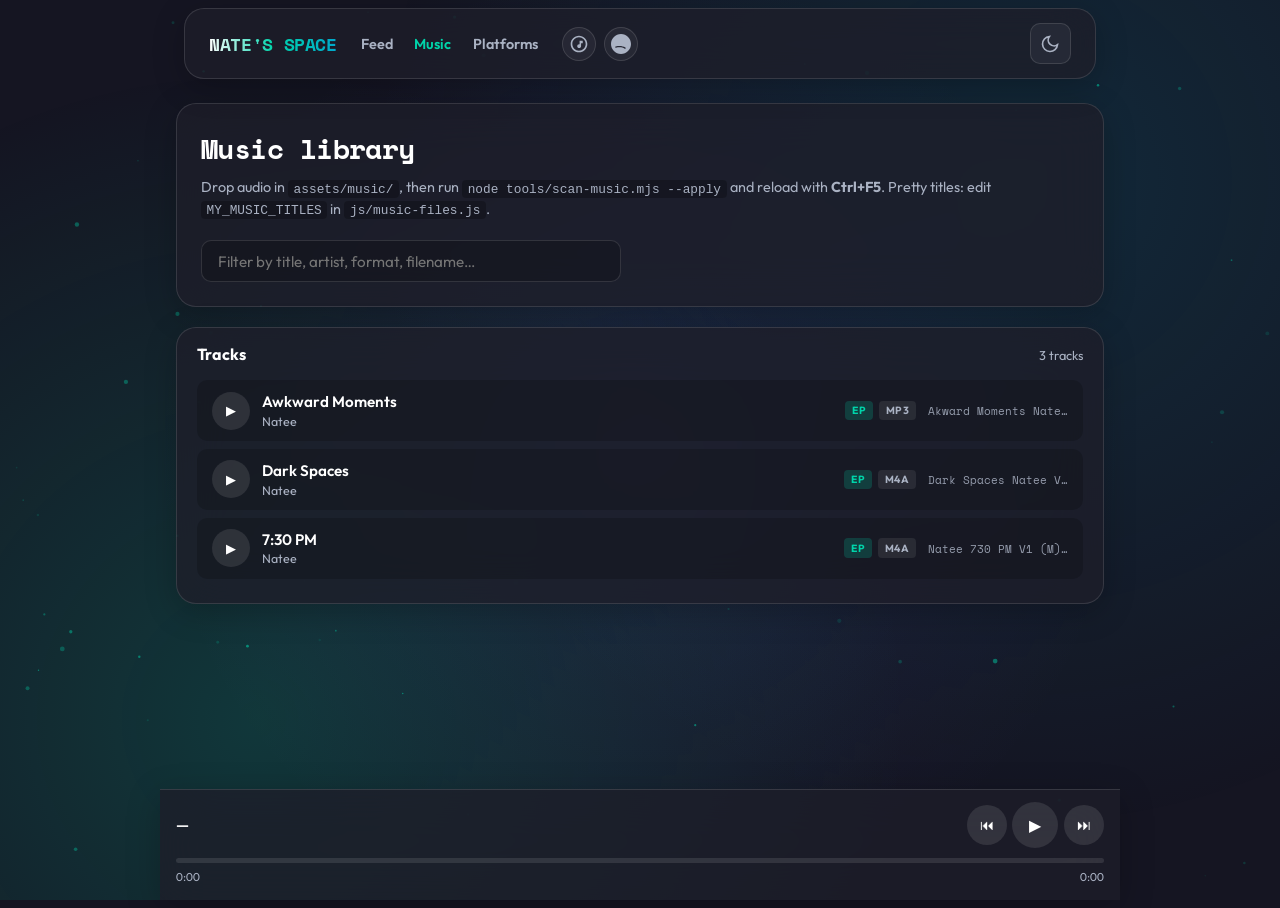
<file: music.html>
<!DOCTYPE html>
<html lang="en">

<head>
    <meta charset="UTF-8">
    <meta name="viewport" content="width=device-width, initial-scale=1.0, viewport-fit=cover">
    <title>Music Library — Nate's Space</title>
    <meta name="description" content="Full catalog of tracks from the studio.">
    <link rel="preconnect" href="https://fonts.googleapis.com">
    <link rel="preconnect" href="https://fonts.gstatic.com" crossorigin>
    <link
        href="https://fonts.googleapis.com/css2?family=Outfit:wght@300;400;600;700&family=Space+Mono:wght@400;700&display=swap"
        rel="stylesheet">
    <link rel="stylesheet" href="styles.css?v=130">
</head>

<body class="music-page-body">
    <canvas id="particleCanvas"></canvas>
    <div class="music-page-shell">
        <nav class="top-nav glass-panel music-top-nav">
            <div class="nav-left-group">
                <a href="index.html" class="logo music-logo-link" title="Back to feed">NATE'S SPACE</a>
                <div class="nav-page-links">
                    <a href="index.html" class="nav-text-link">Feed</a>
                    <span class="nav-text-link nav-text-current" aria-current="page">Music</span>
                    <a href="platforms.html" class="nav-text-link">Platforms</a>
                </div>
                <div class="nav-socials">
                    <a href="https://music.apple.com/us/artist/natee/1810779697" target="_blank"
                        class="nav-btn social-link apple" title="Apple Music">
                        <svg class="icon" viewBox="0 0 24 24" fill="currentColor">
                            <path
                                d="M12 2C6.48 2 2 6.48 2 12s4.48 10 10 10 10-4.48 10-10S17.52 2 12 2zm0 18c-4.41 0-8-3.59-8-8s3.59-8 8-8 8 3.59 8 8-3.59 8-8 8zm4.5-9h-2v3.59c0 1.28-1.04 2.32-2.32 2.32-1.28 0-2.32-1.04-2.32-2.32 0-1.28 1.04-2.32 2.32-2.32.17 0 .34.02.5.06V8h3.82v1z" />
                        </svg>
                    </a>
                    <a href="https://open.spotify.com/artist/3quza30cJ2cYJm2auOIv85" target="_blank"
                        class="nav-btn social-link spotify" title="Spotify">
                        <svg class="icon" viewBox="0 0 24 24" fill="currentColor">
                            <path
                                d="M12 0C5.4 0 0 5.4 0 12s5.4 12 12 12 12-5.4 12-12S18.66 0 12 0zm5.521 17.34c-.24.359-.66.48-1.021.24-2.82-1.74-6.36-2.101-10.561-1.141-.418.122-.779-.179-.899-.539-.12-.421.18-.78.54-.9 4.56-1.021 8.52-.6 11.64 1.32.42.18.479.659.301 1.02z" />
                        </svg>
                    </a>
                </div>
            </div>
            <div class="nav-controls">
                <button class="nav-btn" id="themeToggle" title="Switch Theme">
                    <svg class="icon" viewBox="0 0 24 24" fill="none" stroke="currentColor" stroke-width="2">
                        <path d="M21 12.79A9 9 0 1 1 11.21 3 7 7 0 0 0 21 12.79z"></path>
                    </svg>
                </button>
            </div>
        </nav>

        <main class="music-main">
            <header class="glass-panel music-library-header">
                <div class="music-library-intro">
                    <h1 class="music-library-title">Music library</h1>
                    <p class="music-library-sub">
                        Drop audio in <code>assets/music/</code>, then run
                        <code>node tools/scan-music.mjs --apply</code> and reload with <strong>Ctrl+F5</strong>.
                        Pretty titles: edit <code>MY_MUSIC_TITLES</code> in <code>js/music-files.js</code>.
                    </p>
                </div>
                <label class="music-search-wrap">
                    <span class="visually-hidden">Filter tracks</span>
                    <input type="search" id="musicSearch" class="music-search-input" placeholder="Filter by title, artist, format, filename…" autocomplete="off">
                </label>
            </header>

            <section class="glass-panel music-library-panel" aria-labelledby="musicLibHeading">
                <div class="music-library-toolbar">
                    <h2 id="musicLibHeading" class="music-lib-heading">Tracks</h2>
                    <span class="music-count" id="musicCount">0 tracks</span>
                </div>
                <div class="music-library-list" id="musicLibraryList"></div>
                <p class="music-empty-hint" id="musicEmptyState" hidden>No tracks match your filter.</p>
            </section>
        </main>

        <div class="music-dock glass-panel" id="musicDock">
            <audio id="libraryAudio" preload="metadata"></audio>
            <div class="music-dock-row">
                <div class="music-dock-info">
                    <span class="music-dock-title" id="dockTitle">—</span>
                    <span class="music-dock-artist" id="dockArtist"></span>
                </div>
                <div class="music-dock-controls">
                    <button type="button" class="music-dock-btn" id="dockPrev" title="Previous">⏮</button>
                    <button type="button" class="music-dock-btn music-dock-play" id="dockPlay" title="Play">▶</button>
                    <button type="button" class="music-dock-btn" id="dockNext" title="Next">⏭</button>
                </div>
                <a class="music-dock-download" id="dockDownload" href="#" download title="Download file" hidden>⬇</a>
            </div>
            <div class="music-dock-progress-wrap">
                <div class="music-dock-progress" id="dockProgressBar">
                    <div class="music-dock-progress-fill" id="dockProgressFill"></div>
                </div>
                <div class="music-dock-times">
                    <span id="dockCur">0:00</span>
                    <span id="dockDur">0:00</span>
                </div>
            </div>
        </div>
    </div>

    <script src="js/music-files.js?v=130"></script>
    <script src="js/theme-layout.js?v=130"></script>
    <script src="js/particles.js?v=130"></script>
    <script src="js/music-page.js?v=130"></script>
</body>

</html>
</file>
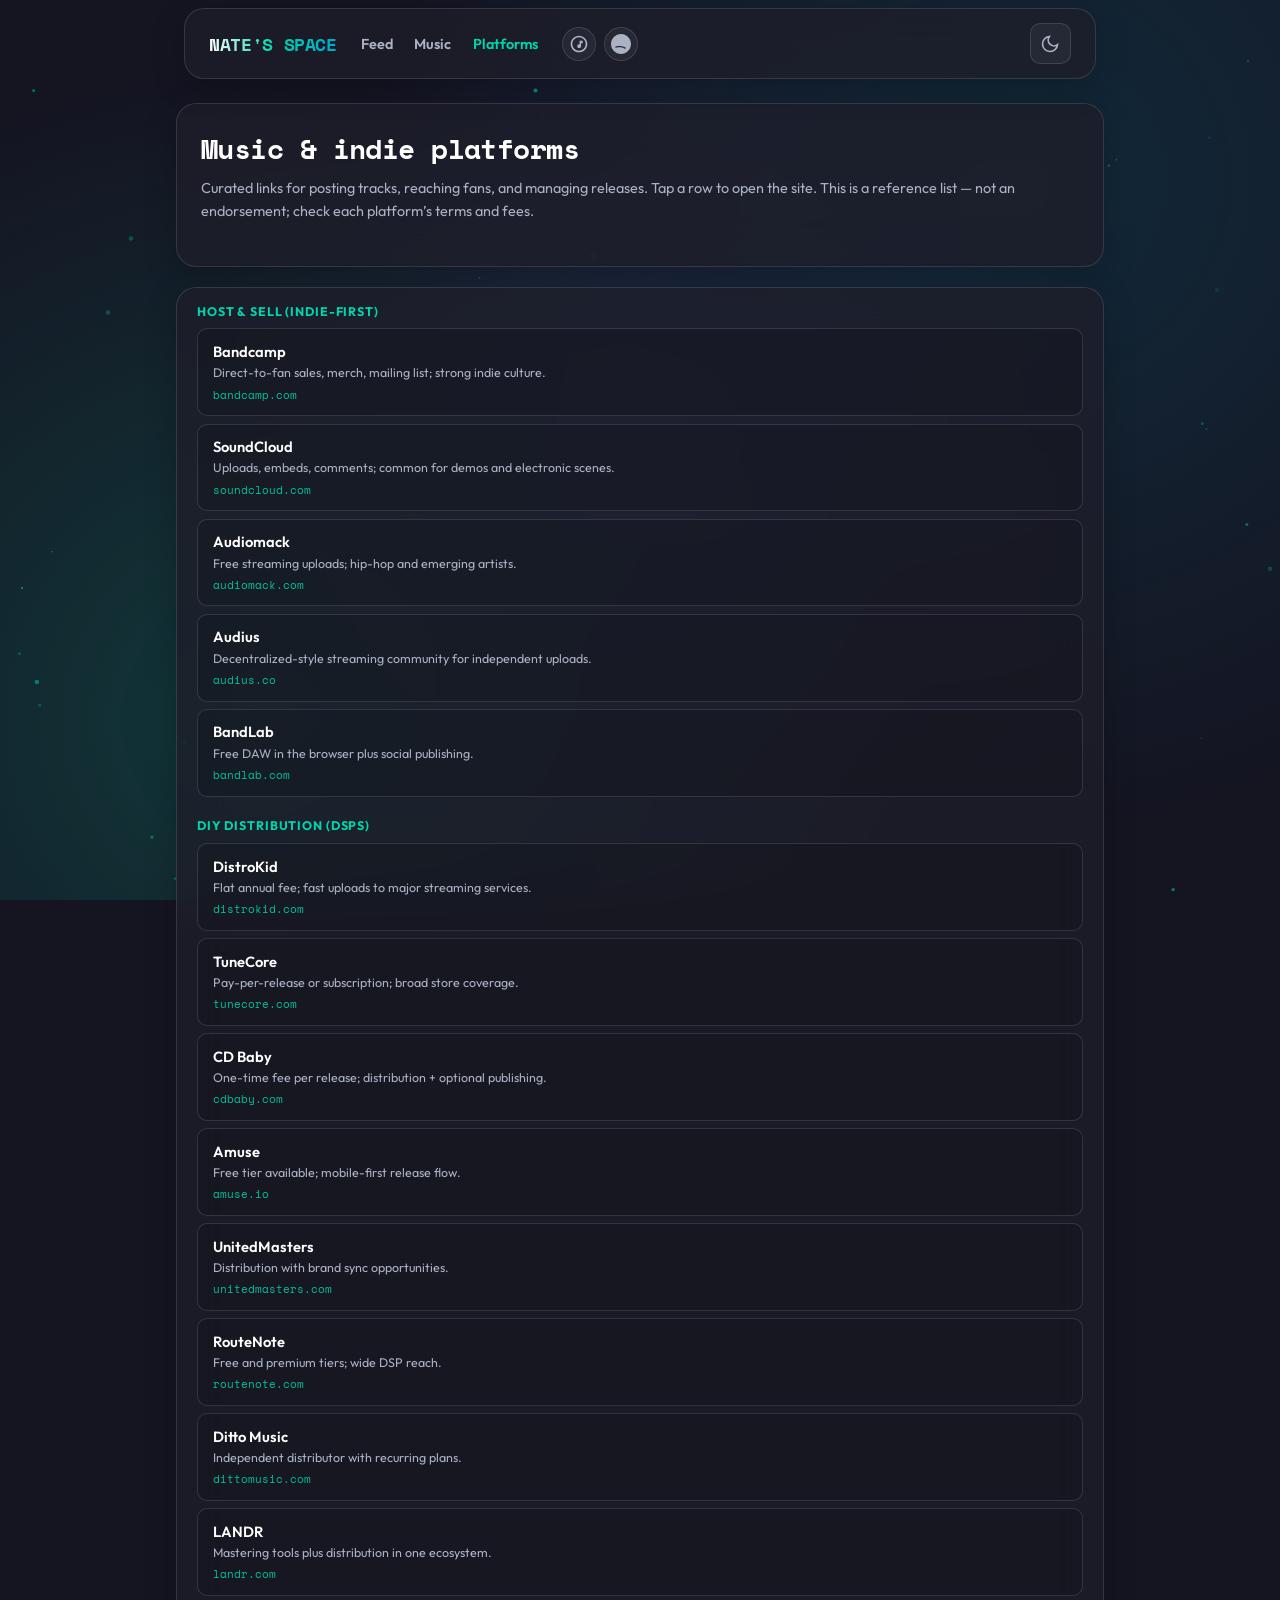
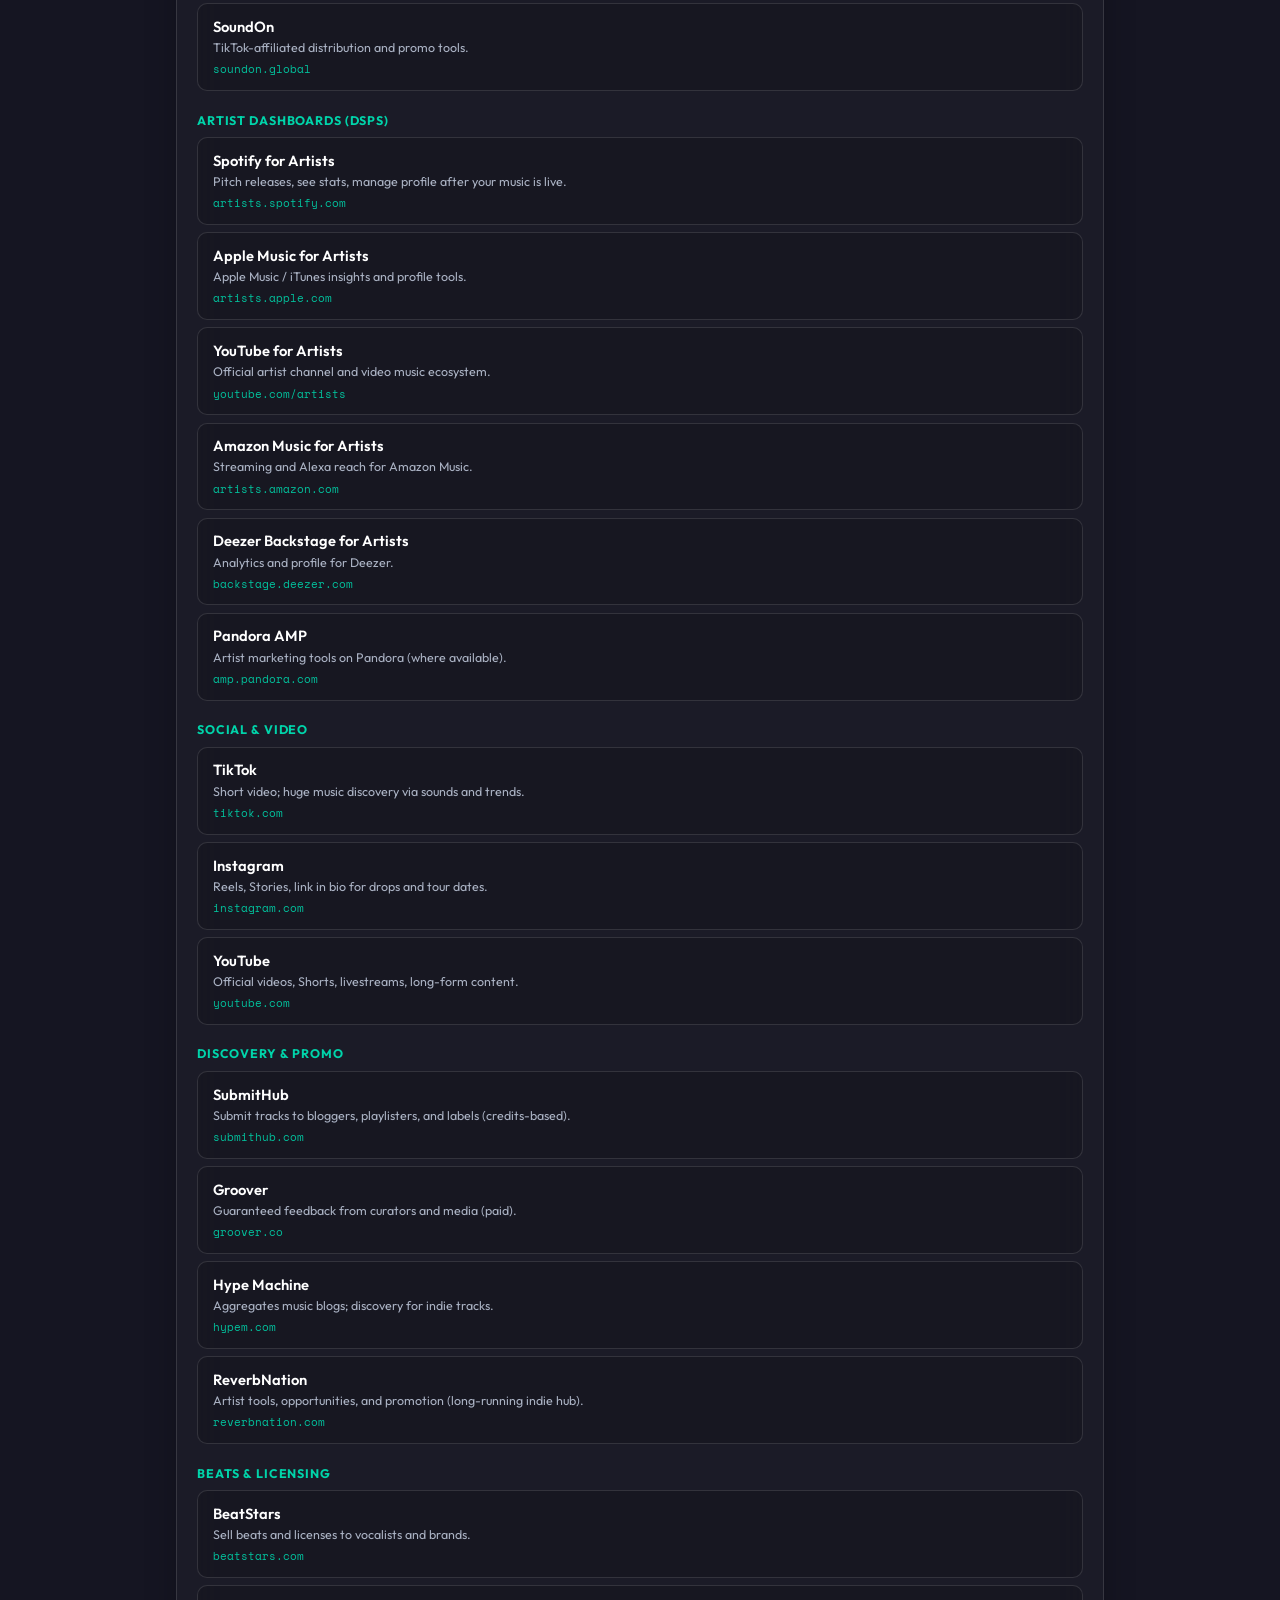
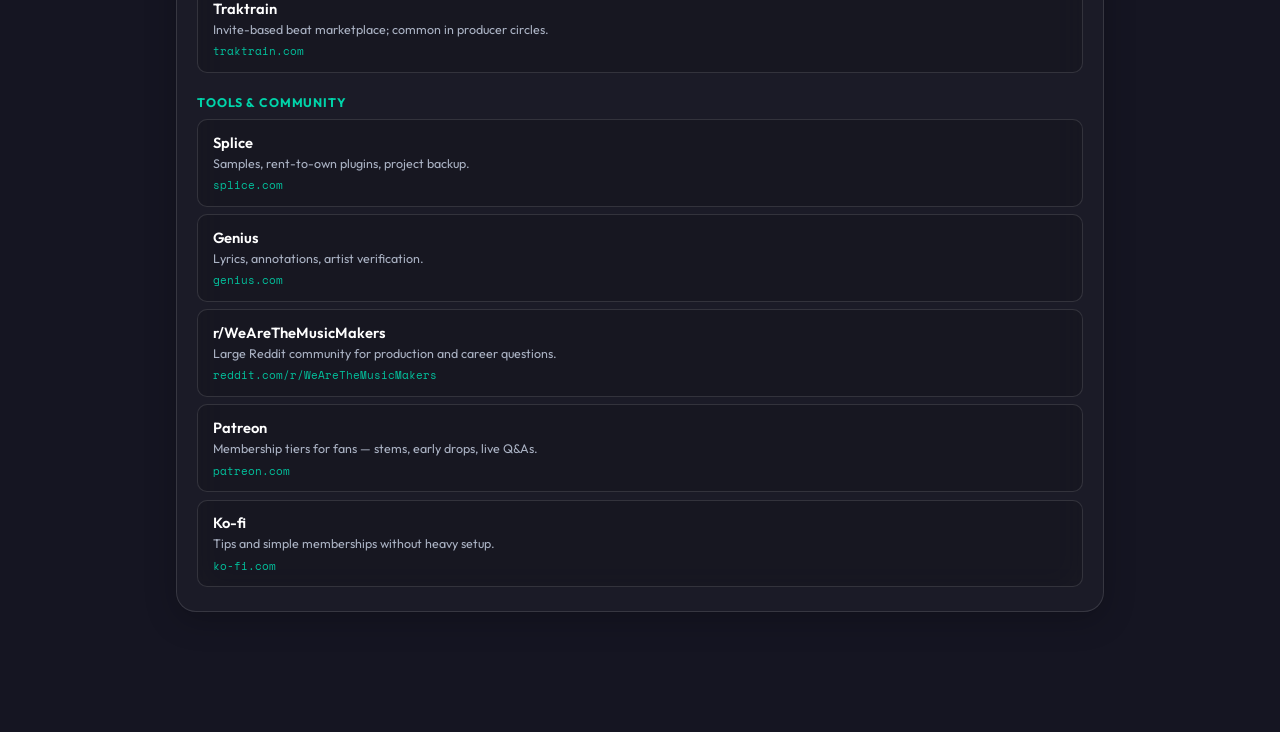
<file: platforms.html>
<!DOCTYPE html>
<html lang="en">

<head>
    <meta charset="UTF-8">
    <meta name="viewport" content="width=device-width, initial-scale=1.0, viewport-fit=cover">
    <title>Music platforms — Nate's Space</title>
    <meta name="description"
        content="Indie-friendly sites for streaming, distribution, discovery, and posting your music.">
    <link rel="preconnect" href="https://fonts.googleapis.com">
    <link rel="preconnect" href="https://fonts.gstatic.com" crossorigin>
    <link
        href="https://fonts.googleapis.com/css2?family=Outfit:wght@300;400;600;700&family=Space+Mono:wght@400;700&display=swap"
        rel="stylesheet">
    <link rel="stylesheet" href="styles.css?v=130">
</head>

<body class="music-page-body">
    <canvas id="particleCanvas"></canvas>
    <div class="music-page-shell">
        <nav class="top-nav glass-panel music-top-nav">
            <div class="nav-left-group">
                <a href="index.html" class="logo music-logo-link" title="Back to feed">NATE'S SPACE</a>
                <div class="nav-page-links">
                    <a href="index.html" class="nav-text-link">Feed</a>
                    <a href="music.html" class="nav-text-link">Music</a>
                    <span class="nav-text-link nav-text-current" aria-current="page">Platforms</span>
                </div>
                <div class="nav-socials">
                    <a href="https://music.apple.com/us/artist/natee/1810779697" target="_blank" rel="noopener noreferrer"
                        class="nav-btn social-link apple" title="Apple Music">
                        <svg class="icon" viewBox="0 0 24 24" fill="currentColor">
                            <path
                                d="M12 2C6.48 2 2 6.48 2 12s4.48 10 10 10 10-4.48 10-10S17.52 2 12 2zm0 18c-4.41 0-8-3.59-8-8s3.59-8 8-8 8 3.59 8 8-3.59 8-8 8zm4.5-9h-2v3.59c0 1.28-1.04 2.32-2.32 2.32-1.28 0-2.32-1.04-2.32-2.32 0-1.28 1.04-2.32 2.32-2.32.17 0 .34.02.5.06V8h3.82v1z" />
                        </svg>
                    </a>
                    <a href="https://open.spotify.com/artist/3quza30cJ2cYJm2auOIv85" target="_blank"
                        rel="noopener noreferrer" class="nav-btn social-link spotify" title="Spotify">
                        <svg class="icon" viewBox="0 0 24 24" fill="currentColor">
                            <path
                                d="M12 0C5.4 0 0 5.4 0 12s5.4 12 12 12 12-5.4 12-12S18.66 0 12 0zm5.521 17.34c-.24.359-.66.48-1.021.24-2.82-1.74-6.36-2.101-10.561-1.141-.418.122-.779-.179-.899-.539-.12-.421.18-.78.54-.9 4.56-1.021 8.52-.6 11.64 1.32.42.18.479.659.301 1.02z" />
                        </svg>
                    </a>
                </div>
            </div>
            <div class="nav-controls">
                <button type="button" class="nav-btn" id="themeToggle" title="Switch Theme">
                    <svg class="icon" viewBox="0 0 24 24" fill="none" stroke="currentColor" stroke-width="2">
                        <path d="M21 12.79A9 9 0 1 1 11.21 3 7 7 0 0 0 21 12.79z"></path>
                    </svg>
                </button>
            </div>
        </nav>

        <main class="music-main">
            <header class="glass-panel music-library-header">
                <h1 class="music-library-title">Music &amp; indie platforms</h1>
                <p class="platforms-intro">
                    Curated links for posting tracks, reaching fans, and managing releases. Tap a row to open the site.
                    This is a reference list — not an endorsement; check each platform’s terms and fees.
                </p>
            </header>

            <div class="glass-panel music-library-panel">
                <section class="platforms-section" aria-labelledby="plat-host">
                    <h2 id="plat-host" class="platforms-section-title">Host &amp; sell (indie-first)</h2>
                    <ul class="platforms-list">
                        <li>
                            <a class="platforms-card" href="https://bandcamp.com/" target="_blank" rel="noopener noreferrer">
                                <p class="platforms-card-name">Bandcamp</p>
                                <p class="platforms-card-desc">Direct-to-fan sales, merch, mailing list; strong indie culture.</p>
                                <span class="platforms-card-host">bandcamp.com</span>
                            </a>
                        </li>
                        <li>
                            <a class="platforms-card" href="https://soundcloud.com/" target="_blank" rel="noopener noreferrer">
                                <p class="platforms-card-name">SoundCloud</p>
                                <p class="platforms-card-desc">Uploads, embeds, comments; common for demos and electronic scenes.</p>
                                <span class="platforms-card-host">soundcloud.com</span>
                            </a>
                        </li>
                        <li>
                            <a class="platforms-card" href="https://audiomack.com/" target="_blank" rel="noopener noreferrer">
                                <p class="platforms-card-name">Audiomack</p>
                                <p class="platforms-card-desc">Free streaming uploads; hip-hop and emerging artists.</p>
                                <span class="platforms-card-host">audiomack.com</span>
                            </a>
                        </li>
                        <li>
                            <a class="platforms-card" href="https://audius.co/" target="_blank" rel="noopener noreferrer">
                                <p class="platforms-card-name">Audius</p>
                                <p class="platforms-card-desc">Decentralized-style streaming community for independent uploads.</p>
                                <span class="platforms-card-host">audius.co</span>
                            </a>
                        </li>
                        <li>
                            <a class="platforms-card" href="https://www.bandlab.com/" target="_blank" rel="noopener noreferrer">
                                <p class="platforms-card-name">BandLab</p>
                                <p class="platforms-card-desc">Free DAW in the browser plus social publishing.</p>
                                <span class="platforms-card-host">bandlab.com</span>
                            </a>
                        </li>
                    </ul>
                </section>

                <section class="platforms-section" aria-labelledby="plat-distro">
                    <h2 id="plat-distro" class="platforms-section-title">DIY distribution (DSPs)</h2>
                    <ul class="platforms-list">
                        <li>
                            <a class="platforms-card" href="https://distrokid.com/" target="_blank" rel="noopener noreferrer">
                                <p class="platforms-card-name">DistroKid</p>
                                <p class="platforms-card-desc">Flat annual fee; fast uploads to major streaming services.</p>
                                <span class="platforms-card-host">distrokid.com</span>
                            </a>
                        </li>
                        <li>
                            <a class="platforms-card" href="https://www.tunecore.com/" target="_blank" rel="noopener noreferrer">
                                <p class="platforms-card-name">TuneCore</p>
                                <p class="platforms-card-desc">Pay-per-release or subscription; broad store coverage.</p>
                                <span class="platforms-card-host">tunecore.com</span>
                            </a>
                        </li>
                        <li>
                            <a class="platforms-card" href="https://cdbaby.com/" target="_blank" rel="noopener noreferrer">
                                <p class="platforms-card-name">CD Baby</p>
                                <p class="platforms-card-desc">One-time fee per release; distribution + optional publishing.</p>
                                <span class="platforms-card-host">cdbaby.com</span>
                            </a>
                        </li>
                        <li>
                            <a class="platforms-card" href="https://amuse.io/" target="_blank" rel="noopener noreferrer">
                                <p class="platforms-card-name">Amuse</p>
                                <p class="platforms-card-desc">Free tier available; mobile-first release flow.</p>
                                <span class="platforms-card-host">amuse.io</span>
                            </a>
                        </li>
                        <li>
                            <a class="platforms-card" href="https://unitedmasters.com/" target="_blank" rel="noopener noreferrer">
                                <p class="platforms-card-name">UnitedMasters</p>
                                <p class="platforms-card-desc">Distribution with brand sync opportunities.</p>
                                <span class="platforms-card-host">unitedmasters.com</span>
                            </a>
                        </li>
                        <li>
                            <a class="platforms-card" href="https://routenote.com/" target="_blank" rel="noopener noreferrer">
                                <p class="platforms-card-name">RouteNote</p>
                                <p class="platforms-card-desc">Free and premium tiers; wide DSP reach.</p>
                                <span class="platforms-card-host">routenote.com</span>
                            </a>
                        </li>
                        <li>
                            <a class="platforms-card" href="https://dittomusic.com/" target="_blank" rel="noopener noreferrer">
                                <p class="platforms-card-name">Ditto Music</p>
                                <p class="platforms-card-desc">Independent distributor with recurring plans.</p>
                                <span class="platforms-card-host">dittomusic.com</span>
                            </a>
                        </li>
                        <li>
                            <a class="platforms-card" href="https://www.landr.com/" target="_blank" rel="noopener noreferrer">
                                <p class="platforms-card-name">LANDR</p>
                                <p class="platforms-card-desc">Mastering tools plus distribution in one ecosystem.</p>
                                <span class="platforms-card-host">landr.com</span>
                            </a>
                        </li>
                        <li>
                            <a class="platforms-card" href="https://soundon.global/" target="_blank" rel="noopener noreferrer">
                                <p class="platforms-card-name">SoundOn</p>
                                <p class="platforms-card-desc">TikTok-affiliated distribution and promo tools.</p>
                                <span class="platforms-card-host">soundon.global</span>
                            </a>
                        </li>
                    </ul>
                </section>

                <section class="platforms-section" aria-labelledby="plat-artist">
                    <h2 id="plat-artist" class="platforms-section-title">Artist dashboards (DSPs)</h2>
                    <ul class="platforms-list">
                        <li>
                            <a class="platforms-card" href="https://artists.spotify.com/" target="_blank" rel="noopener noreferrer">
                                <p class="platforms-card-name">Spotify for Artists</p>
                                <p class="platforms-card-desc">Pitch releases, see stats, manage profile after your music is live.</p>
                                <span class="platforms-card-host">artists.spotify.com</span>
                            </a>
                        </li>
                        <li>
                            <a class="platforms-card" href="https://artists.apple.com/" target="_blank" rel="noopener noreferrer">
                                <p class="platforms-card-name">Apple Music for Artists</p>
                                <p class="platforms-card-desc">Apple Music / iTunes insights and profile tools.</p>
                                <span class="platforms-card-host">artists.apple.com</span>
                            </a>
                        </li>
                        <li>
                            <a class="platforms-card" href="https://www.youtube.com/artists/" target="_blank" rel="noopener noreferrer">
                                <p class="platforms-card-name">YouTube for Artists</p>
                                <p class="platforms-card-desc">Official artist channel and video music ecosystem.</p>
                                <span class="platforms-card-host">youtube.com/artists</span>
                            </a>
                        </li>
                        <li>
                            <a class="platforms-card" href="https://artists.amazon.com/" target="_blank" rel="noopener noreferrer">
                                <p class="platforms-card-name">Amazon Music for Artists</p>
                                <p class="platforms-card-desc">Streaming and Alexa reach for Amazon Music.</p>
                                <span class="platforms-card-host">artists.amazon.com</span>
                            </a>
                        </li>
                        <li>
                            <a class="platforms-card" href="https://backstage.deezer.com/" target="_blank" rel="noopener noreferrer">
                                <p class="platforms-card-name">Deezer Backstage for Artists</p>
                                <p class="platforms-card-desc">Analytics and profile for Deezer.</p>
                                <span class="platforms-card-host">backstage.deezer.com</span>
                            </a>
                        </li>
                        <li>
                            <a class="platforms-card" href="https://amp.pandora.com/" target="_blank" rel="noopener noreferrer">
                                <p class="platforms-card-name">Pandora AMP</p>
                                <p class="platforms-card-desc">Artist marketing tools on Pandora (where available).</p>
                                <span class="platforms-card-host">amp.pandora.com</span>
                            </a>
                        </li>
                    </ul>
                </section>

                <section class="platforms-section" aria-labelledby="plat-social">
                    <h2 id="plat-social" class="platforms-section-title">Social &amp; video</h2>
                    <ul class="platforms-list">
                        <li>
                            <a class="platforms-card" href="https://www.tiktok.com/" target="_blank" rel="noopener noreferrer">
                                <p class="platforms-card-name">TikTok</p>
                                <p class="platforms-card-desc">Short video; huge music discovery via sounds and trends.</p>
                                <span class="platforms-card-host">tiktok.com</span>
                            </a>
                        </li>
                        <li>
                            <a class="platforms-card" href="https://www.instagram.com/" target="_blank" rel="noopener noreferrer">
                                <p class="platforms-card-name">Instagram</p>
                                <p class="platforms-card-desc">Reels, Stories, link in bio for drops and tour dates.</p>
                                <span class="platforms-card-host">instagram.com</span>
                            </a>
                        </li>
                        <li>
                            <a class="platforms-card" href="https://www.youtube.com/" target="_blank" rel="noopener noreferrer">
                                <p class="platforms-card-name">YouTube</p>
                                <p class="platforms-card-desc">Official videos, Shorts, livestreams, long-form content.</p>
                                <span class="platforms-card-host">youtube.com</span>
                            </a>
                        </li>
                    </ul>
                </section>

                <section class="platforms-section" aria-labelledby="plat-discovery">
                    <h2 id="plat-discovery" class="platforms-section-title">Discovery &amp; promo</h2>
                    <ul class="platforms-list">
                        <li>
                            <a class="platforms-card" href="https://www.submithub.com/" target="_blank" rel="noopener noreferrer">
                                <p class="platforms-card-name">SubmitHub</p>
                                <p class="platforms-card-desc">Submit tracks to bloggers, playlisters, and labels (credits-based).</p>
                                <span class="platforms-card-host">submithub.com</span>
                            </a>
                        </li>
                        <li>
                            <a class="platforms-card" href="https://groover.co/" target="_blank" rel="noopener noreferrer">
                                <p class="platforms-card-name">Groover</p>
                                <p class="platforms-card-desc">Guaranteed feedback from curators and media (paid).</p>
                                <span class="platforms-card-host">groover.co</span>
                            </a>
                        </li>
                        <li>
                            <a class="platforms-card" href="https://hypem.com/" target="_blank" rel="noopener noreferrer">
                                <p class="platforms-card-name">Hype Machine</p>
                                <p class="platforms-card-desc">Aggregates music blogs; discovery for indie tracks.</p>
                                <span class="platforms-card-host">hypem.com</span>
                            </a>
                        </li>
                        <li>
                            <a class="platforms-card" href="https://www.reverbnation.com/" target="_blank" rel="noopener noreferrer">
                                <p class="platforms-card-name">ReverbNation</p>
                                <p class="platforms-card-desc">Artist tools, opportunities, and promotion (long-running indie hub).</p>
                                <span class="platforms-card-host">reverbnation.com</span>
                            </a>
                        </li>
                    </ul>
                </section>

                <section class="platforms-section" aria-labelledby="plat-beats">
                    <h2 id="plat-beats" class="platforms-section-title">Beats &amp; licensing</h2>
                    <ul class="platforms-list">
                        <li>
                            <a class="platforms-card" href="https://www.beatstars.com/" target="_blank" rel="noopener noreferrer">
                                <p class="platforms-card-name">BeatStars</p>
                                <p class="platforms-card-desc">Sell beats and licenses to vocalists and brands.</p>
                                <span class="platforms-card-host">beatstars.com</span>
                            </a>
                        </li>
                        <li>
                            <a class="platforms-card" href="https://traktrain.com/" target="_blank" rel="noopener noreferrer">
                                <p class="platforms-card-name">Traktrain</p>
                                <p class="platforms-card-desc">Invite-based beat marketplace; common in producer circles.</p>
                                <span class="platforms-card-host">traktrain.com</span>
                            </a>
                        </li>
                    </ul>
                </section>

                <section class="platforms-section" aria-labelledby="plat-tools">
                    <h2 id="plat-tools" class="platforms-section-title">Tools &amp; community</h2>
                    <ul class="platforms-list">
                        <li>
                            <a class="platforms-card" href="https://splice.com/" target="_blank" rel="noopener noreferrer">
                                <p class="platforms-card-name">Splice</p>
                                <p class="platforms-card-desc">Samples, rent-to-own plugins, project backup.</p>
                                <span class="platforms-card-host">splice.com</span>
                            </a>
                        </li>
                        <li>
                            <a class="platforms-card" href="https://genius.com/" target="_blank" rel="noopener noreferrer">
                                <p class="platforms-card-name">Genius</p>
                                <p class="platforms-card-desc">Lyrics, annotations, artist verification.</p>
                                <span class="platforms-card-host">genius.com</span>
                            </a>
                        </li>
                        <li>
                            <a class="platforms-card" href="https://www.reddit.com/r/WeAreTheMusicMakers/" target="_blank"
                                rel="noopener noreferrer">
                                <p class="platforms-card-name">r/WeAreTheMusicMakers</p>
                                <p class="platforms-card-desc">Large Reddit community for production and career questions.</p>
                                <span class="platforms-card-host">reddit.com/r/WeAreTheMusicMakers</span>
                            </a>
                        </li>
                        <li>
                            <a class="platforms-card" href="https://www.patreon.com/" target="_blank" rel="noopener noreferrer">
                                <p class="platforms-card-name">Patreon</p>
                                <p class="platforms-card-desc">Membership tiers for fans — stems, early drops, live Q&amp;As.</p>
                                <span class="platforms-card-host">patreon.com</span>
                            </a>
                        </li>
                        <li>
                            <a class="platforms-card" href="https://ko-fi.com/" target="_blank" rel="noopener noreferrer">
                                <p class="platforms-card-name">Ko-fi</p>
                                <p class="platforms-card-desc">Tips and simple memberships without heavy setup.</p>
                                <span class="platforms-card-host">ko-fi.com</span>
                            </a>
                        </li>
                    </ul>
                </section>
            </div>
        </main>
    </div>

    <script src="js/theme-layout.js?v=130"></script>
    <script src="js/particles.js?v=130"></script>
</body>

</html>
</file>
<file: styles.css>
/* ===== CSS Variables ===== */
:root {
  --bg-primary: #151522;
  --bg-secondary: rgba(255, 255, 255, 0.045);
  --bg-glass: rgba(30, 30, 42, 0.78);
  --glass-border: rgba(255, 255, 255, 0.12);
  /* Bars, sheets, toasts — tracks theme for mobile consistency */
  --bg-elevated: rgba(26, 26, 36, 0.97);
  --player-gradient-start: #252538;
  --player-gradient-end: #151522;

  --accent-color: #00d4aa;
  --accent-glow: rgba(0, 212, 170, 0.5);
  --accent-secondary: #00a8cc;
  --accent-tertiary: #7b61ff;

  --text-primary: #ffffff;
  --text-secondary: #aab2c3;

  --font-main: 'Outfit', -apple-system, BlinkMacSystemFont, sans-serif;
  --font-mono: 'Space Mono', monospace;

  --radius-lg: 20px;
  --radius-md: 14px;
  --radius-sm: 10px;
}

/* Light Theme */
[data-theme="light"] {
  --bg-primary: #f5f7fa;
  --bg-secondary: rgba(0, 0, 0, 0.02);
  --bg-glass: rgba(255, 255, 255, 0.8);
  --glass-border: rgba(0, 0, 0, 0.06);
  --bg-elevated: rgba(255, 255, 255, 0.96);
  --player-gradient-start: #eef1f8;
  --player-gradient-end: #f5f7fa;
  --text-primary: #0f172a;
  --text-secondary: #64748b;
}

/* ===== Reset & Base ===== */
* {
  box-sizing: border-box;
  margin: 0;
  padding: 0;
}

body {
  font-family: var(--font-main);
  background-color: var(--bg-primary);
  color: var(--text-primary);
  min-height: 100vh;
  min-height: 100dvh;
  /* Dynamic viewport height for mobile */
  -webkit-font-smoothing: antialiased;
  transition: background-color 0.5s ease, color 0.5s ease;
  overflow-x: hidden;
  overscroll-behavior: none;
  /* Prevent overscroll bounce */
}

/* Animated Background */
body::before {
  content: '';
  position: fixed;
  top: -50px;
  /* Extend beyond viewport to prevent gaps */
  left: -50px;
  right: -50px;
  bottom: -50px;
  background:
    radial-gradient(circle at 20% 80%, rgba(0, 212, 170, 0.18) 0%, transparent 52%),
    radial-gradient(circle at 80% 20%, rgba(0, 168, 204, 0.14) 0%, transparent 52%),
    radial-gradient(circle at 50% 50%, rgba(123, 97, 255, 0.1) 0%, transparent 62%);
  background-attachment: fixed;
  pointer-events: none;
  z-index: -1;
  animation: bgPulse 15s ease-in-out infinite;
}

#particleCanvas {
  position: fixed;
  top: 0;
  left: 0;
  width: 100%;
  height: 100%;
  pointer-events: none;
  z-index: 1;
  /* Ensure it is above the background but below content if content has higher z-index */
}

@keyframes bgPulse {

  0%,
  100% {
    opacity: 1;
  }

  50% {
    opacity: 0.8;
  }
}

[data-theme="light"] body::before {
  background:
    radial-gradient(circle at 20% 80%, rgba(0, 212, 170, 0.08) 0%, transparent 50%),
    radial-gradient(circle at 80% 20%, rgba(0, 168, 204, 0.06) 0%, transparent 50%);
}

html {
  scroll-behavior: smooth;
}

/* ===== Scrollbar ===== */
::-webkit-scrollbar {
  width: 10px;
}

::-webkit-scrollbar-track {
  background: var(--bg-primary);
}

::-webkit-scrollbar-thumb {
  background: rgba(255, 255, 255, 0.1);
  border-radius: 5px;
  border: 2px solid var(--bg-primary);
  /* Padding effect */
}

::-webkit-scrollbar-thumb:hover {
  background: var(--accent-color);
}

/* ===== Loading Skeleton ===== */
.skeleton-loading {
  background: linear-gradient(90deg,
      rgba(255, 255, 255, 0.05) 25%,
      rgba(255, 255, 255, 0.1) 50%,
      rgba(255, 255, 255, 0.05) 75%);
  background-size: 200% 100%;
  animation: skeletonShimmer 1.5s infinite;
}

@keyframes skeletonShimmer {
  0% {
    background-position: 200% 0;
  }

  100% {
    background-position: -200% 0;
  }
}

/* ===== Glass Panel ===== */
.glass-panel {
  background: var(--bg-glass);
  backdrop-filter: blur(24px);
  -webkit-backdrop-filter: blur(24px);
  border: 1px solid var(--glass-border);
  border-radius: var(--radius-lg);
  box-shadow: 0 8px 32px rgba(0, 0, 0, 0.22);
  transition: all 0.3s ease;
}

.glass-panel:hover {
  border-color: rgba(0, 212, 170, 0.2);
}

/* ===== Layout ===== */
.app-layout {
  min-height: 100vh;
  min-height: 100dvh;
  display: flex;
  flex-direction: column;
  padding-top: env(safe-area-inset-top, 0px);
}

.container {
  max-width: 1200px;
  margin: 0 auto;
  padding: 0 1rem 2rem;
}

.main-grid {
  display: grid;
  grid-template-columns: 320px 1fr;
  gap: 1.5rem;
  transition: all 0.4s ease;
}

/* Layout Modes */
.main-grid[data-layout="left"] {
  grid-template-columns: 320px 1fr;
}

.main-grid[data-layout="right"] {
  grid-template-columns: 1fr 320px;
}

.main-grid[data-layout="right"] .sidebar {
  order: 2;
}

.main-grid[data-layout="focus"] {
  grid-template-columns: 1fr;
  max-width: 800px;
  margin: 0 auto;
}

.main-grid[data-layout="focus"] .sidebar {
  display: none;
}

/* Hero Section - Only visible in Focus mode */
.hero-section {
  display: none;
  position: relative;
  width: 100vw;
  left: 50%;
  right: 50%;
  margin-left: -50vw;
  margin-right: -50vw;
  min-height: 450px;
  /* Removed border-radius for full immersive feel */
  overflow: hidden;
  margin-bottom: 2rem;
  box-shadow: 0 10px 40px rgba(0, 0, 0, 0.5);
}

[data-layout="focus"]~.hero-section,
.container:has(.main-grid[data-layout="focus"]) .hero-section {
  display: block;
}

.hero-bg {
  position: absolute;
  inset: 0;
  z-index: 0;
}

.hero-bg-image {
  width: 100%;
  height: 100%;
  object-fit: cover;
  filter: brightness(0.35) saturate(1.2);
}

.hero-overlay {
  position: absolute;
  inset: 0;
  background: linear-gradient(to top,
      rgba(21, 21, 34, 0.95) 0%,
      rgba(21, 21, 34, 0.55) 40%,
      transparent 100%);
}

[data-theme="light"] .hero-overlay {
  background: linear-gradient(to top,
      rgba(245, 247, 250, 0.92) 0%,
      rgba(245, 247, 250, 0.45) 45%,
      transparent 100%);
}

.hero-content {
  position: relative;
  z-index: 1;
  display: flex;
  align-items: flex-end;
  gap: 2rem;
  padding: 3rem;
  min-height: 450px;
  max-width: 1200px;
  margin: 0 auto;
}

.hero-avatar {
  flex-shrink: 0;
}

.hero-avatar img {
  width: 150px;
  height: 150px;
  border-radius: 50%;
  object-fit: cover;
  border: 4px solid var(--accent-color);
  box-shadow: 0 0 40px var(--accent-glow);
}

.hero-info {
  flex: 1;
}

.hero-title {
  font-size: 3rem;
  font-weight: 700;
  margin-bottom: 0.5rem;
  background: linear-gradient(135deg, #fff, var(--accent-color));
  -webkit-background-clip: text;
  -webkit-text-fill-color: transparent;
  background-clip: text;
}

.hero-subtitle {
  font-size: 1.1rem;
  color: var(--text-secondary);
  margin-bottom: 1.5rem;
}

.hero-stats {
  display: flex;
  gap: 2.5rem;
  margin-bottom: 1.5rem;
}

.hero-stat {
  display: flex;
  flex-direction: column;
}

.hero-stat .stat-value {
  font-size: 1.75rem;
  font-weight: 700;
  color: var(--text-primary);
}

.hero-stat .stat-label {
  font-size: 0.8rem;
  color: var(--text-secondary);
  text-transform: uppercase;
  letter-spacing: 0.05em;
}

.hero-actions {
  display: flex;
  gap: 0.75rem;
  flex-wrap: wrap;
}

.hero-actions .btn {
  padding: 0.75rem 1.5rem;
}

.hero-actions .btn.primary {
  box-shadow: 0 4px 20px var(--accent-glow);
}


/* ===== Navigation ===== */
.top-nav {
  position: sticky;
  top: 0.5rem;
  margin: 0.5rem auto 1.5rem;
  width: calc(100% - 1rem);
  max-width: 1200px;
  padding: 0.875rem 1.5rem;
  display: flex;
  justify-content: space-between;
  align-items: center;
  z-index: 100;
  animation: slideDown 0.6s ease-out;
}

@keyframes slideDown {
  from {
    opacity: 0;
    transform: translateY(-20px);
  }

  to {
    opacity: 1;
    transform: translateY(0);
  }
}

.logo {
  font-family: var(--font-mono);
  font-weight: 700;
  font-size: 1.1rem;
  letter-spacing: -0.02em;
  text-transform: uppercase;
  background: linear-gradient(90deg,
      var(--text-primary) 0%,
      var(--accent-color) 25%,
      var(--accent-secondary) 50%,
      var(--text-primary) 75%,
      var(--text-primary) 100%);
  background-size: 200% auto;
  -webkit-background-clip: text;
  -webkit-text-fill-color: transparent;
  background-clip: text;
  animation: shine 4s linear infinite;
}

@keyframes shine {
  to {
    background-position: 200% center;
  }
}

.nav-controls {
  display: flex;
  gap: 0.5rem;
  align-items: center;
}

.nav-auth-btn {
  font-family: inherit;
  font-size: 0.7rem;
  font-weight: 600;
  text-transform: uppercase;
  letter-spacing: 0.06em;
  padding: 0.45rem 0.65rem;
  border-radius: var(--radius-sm);
  border: 1px solid var(--glass-border);
  background: rgba(255, 255, 255, 0.06);
  color: var(--text-secondary);
  cursor: pointer;
  transition: color 0.2s ease, border-color 0.2s ease, background 0.2s ease;
}

.nav-auth-btn:hover {
  color: var(--accent-color);
  border-color: var(--accent-color);
  background: rgba(0, 212, 170, 0.12);
}

.nav-btn {
  background: rgba(255, 255, 255, 0.05);
  border: 1px solid var(--glass-border);
  color: var(--text-secondary);
  cursor: pointer;
  display: flex;
  align-items: center;
  justify-content: center;
  padding: 0.6rem;
  border-radius: var(--radius-sm);
  transition: all 0.3s ease;
}

.nav-btn:hover {
  color: var(--accent-color);
  background: rgba(0, 212, 170, 0.15);
  border-color: var(--accent-color);
  transform: scale(1.05);
}

.nav-btn .icon {
  width: 20px;
  height: 20px;
}

.theme-toggle {
  background: rgba(255, 255, 255, 0.05);
  border: 1px solid var(--glass-border);
  color: var(--text-secondary);
  cursor: pointer;
  display: flex;
  align-items: center;
  justify-content: center;
  padding: 0.5rem;
  border-radius: 50%;
  transition: all 0.3s ease;
}

.theme-toggle:hover {
  color: var(--accent-color);
  background: rgba(0, 212, 170, 0.15);
  border-color: var(--accent-color);
  transform: rotate(180deg);
}

.theme-toggle .icon {
  width: 20px;
  height: 20px;
}

.nav-left-group {
  display: flex;
  align-items: center;
  gap: 1.5rem;
  flex-wrap: wrap;
}

.nav-page-links {
  display: flex;
  align-items: center;
  gap: 0.35rem;
  font-size: 0.9rem;
  font-weight: 600;
}

.nav-text-link {
  color: var(--text-secondary);
  text-decoration: none;
  padding: 0.25rem 0.5rem;
  border-radius: var(--radius-sm);
  transition: color 0.2s, background 0.2s;
}

.nav-text-link:hover {
  color: var(--accent-color);
  background: rgba(0, 212, 170, 0.08);
}

.nav-text-current {
  color: var(--accent-color);
  cursor: default;
}

.nav-socials {
  display: flex;
  gap: 0.5rem;
}

.social-link {
  width: 34px;
  height: 34px;
  padding: 0;
  border-radius: 50%;
}

.social-link svg {
  width: 18px;
  height: 18px;
}

.social-link.spotify:hover {
  color: #1DB954;
  border-color: #1DB954;
  background: rgba(29, 185, 84, 0.1);
}

.social-link.apple:hover {
  color: #fa243c;
  border-color: #fa243c;
  background: rgba(250, 36, 60, 0.1);
}

@media (max-width: 600px) {
  .nav-left-group {
    gap: 0.75rem;
  }

  .logo {
    font-size: 1rem;
  }
}

/* ===== Sidebar ===== */
.sidebar {
  display: flex;
  flex-direction: column;
  gap: 1.25rem;
  animation: slideInLeft 0.5s ease-out;
}

@keyframes slideInLeft {
  from {
    opacity: 0;
    transform: translateX(-20px);
  }

  to {
    opacity: 1;
    transform: translateX(0);
  }
}

/* ===== Profile Card ===== */
.profile-card {
  padding: 1.5rem;
  text-align: center;
}

.profile-pic-container {
  position: relative;
  width: 140px;
  height: 140px;
  margin: 0 auto 1.25rem;
}

.profile-pic {
  width: 100%;
  height: 100%;
  border-radius: 50%;
  overflow: hidden;
  border: 3px solid var(--accent-color);
  box-shadow: 0 0 25px var(--accent-glow);
}

.profile-image {
  width: 100%;
  height: 100%;
  object-fit: cover;
}

.status-indicator {
  position: absolute;
  bottom: 8px;
  right: 8px;
  width: 18px;
  height: 18px;
  background: #00ff88;
  border-radius: 50%;
  border: 3px solid var(--bg-primary);
  animation: pulse 2s infinite;
}

@keyframes pulse {

  0%,
  100% {
    box-shadow: 0 0 0 0 rgba(0, 255, 136, 0.5);
  }

  50% {
    box-shadow: 0 0 0 8px rgba(0, 255, 136, 0);
  }
}

.profile-info h1 {
  font-size: 1.4rem;
  margin-bottom: 0.4rem;
}

.mood {
  color: var(--text-secondary);
  font-size: 0.9rem;
  margin-bottom: 1rem;
}

.stats {
  display: flex;
  justify-content: center;
  gap: 1rem;
  color: var(--text-secondary);
  font-size: 0.8rem;
  margin-bottom: 1.25rem;
  flex-wrap: wrap;
}

.actions {
  display: flex;
  gap: 0.5rem;
  justify-content: center;
  margin-bottom: 1.25rem;
}

.btn {
  background: rgba(255, 255, 255, 0.05);
  border: 1px solid var(--glass-border);
  color: var(--text-primary);
  padding: 0.5rem 1rem;
  border-radius: var(--radius-sm);
  cursor: pointer;
  font-family: var(--font-main);
  font-weight: 600;
  font-size: 0.9rem;
  transition: all 0.2s;
}

.btn:hover {
  background: rgba(255, 255, 255, 0.1);
  border-color: var(--accent-color);
}

.btn.primary {
  background: var(--accent-color);
  border-color: var(--accent-color);
  color: white;
}

.btn.primary:hover {
  box-shadow: 0 0 20px var(--accent-glow);
  transform: translateY(-1px);
}

.about-section {
  text-align: left;
  padding-top: 1.25rem;
  border-top: 1px solid var(--glass-border);
}

.about-section h3 {
  font-size: 0.8rem;
  text-transform: uppercase;
  letter-spacing: 0.05em;
  color: var(--text-secondary);
  margin-bottom: 0.5rem;
}

.about-section p {
  font-size: 0.9rem;
  line-height: 1.5;
  margin-bottom: 1rem;
}

.skills-tags {
  display: flex;
  gap: 0.5rem;
  margin-bottom: 1rem;
  flex-wrap: wrap;
}

.skill-tag {
  display: inline-flex;
  align-items: center;
  gap: 0.25rem;
  background: rgba(0, 212, 170, 0.15);
  color: var(--accent-color);
  padding: 0.25rem 0.75rem;
  border-radius: 20px;
  font-size: 0.75rem;
  font-weight: 600;
}

.website-link {
  color: var(--accent-color);
  text-decoration: none;
  font-size: 0.9rem;
  display: inline-flex;
  align-items: center;
  gap: 0.5rem;
  transition: opacity 0.2s;
}

.website-link:hover {
  opacity: 0.8;
}

.profile-website-actions {
  display: flex;
  flex-direction: column;
  align-items: stretch;
  gap: 0.65rem;
  margin-top: 0.75rem;
}

.profile-platforms-btn {
  text-align: center;
  font-size: 0.85rem;
  padding: 0.45rem 0.85rem;
}

a.btn {
  text-decoration: none;
  display: inline-flex;
  align-items: center;
  justify-content: center;
}

@media (min-width: 400px) {
  .profile-website-actions {
    flex-direction: row;
    flex-wrap: wrap;
    align-items: center;
  }

  .profile-platforms-btn {
    width: auto;
  }
}

/* ===== Platforms page (indie / music links) ===== */
.platforms-intro {
  margin: 0 0 1.25rem;
  color: var(--text-secondary);
  font-size: 0.9rem;
  line-height: 1.55;
}

.platforms-section {
  margin-bottom: 1.35rem;
}

.platforms-section:last-child {
  margin-bottom: 0;
}

.platforms-section-title {
  font-size: 0.78rem;
  text-transform: uppercase;
  letter-spacing: 0.07em;
  color: var(--accent-color);
  margin: 0 0 0.6rem;
  font-weight: 700;
}

.platforms-list {
  list-style: none;
  margin: 0;
  padding: 0;
  display: flex;
  flex-direction: column;
  gap: 0.45rem;
}

.platforms-card {
  display: block;
  padding: 0.8rem 0.95rem;
  border-radius: var(--radius-sm);
  border: 1px solid var(--glass-border);
  background: rgba(0, 0, 0, 0.14);
  text-decoration: none;
  color: inherit;
  transition: border-color 0.2s, background 0.2s;
  -webkit-tap-highlight-color: transparent;
}

.platforms-card:hover {
  border-color: var(--accent-color);
  background: rgba(0, 212, 170, 0.07);
}

.platforms-card-name {
  font-weight: 600;
  font-size: 0.92rem;
  margin: 0 0 0.2rem;
}

.platforms-card-desc {
  margin: 0;
  font-size: 0.78rem;
  color: var(--text-secondary);
  line-height: 1.45;
}

.platforms-card-host {
  margin: 0.35rem 0 0;
  font-size: 0.7rem;
  color: var(--accent-color);
  font-family: 'Space Mono', monospace;
  word-break: break-all;
  opacity: 0.9;
}

[data-theme="light"] .platforms-card {
  background: rgba(15, 23, 42, 0.04);
}

/* ===== Admin panel ===== */
.admin-meta {
  margin: 0.3rem 0 0;
  color: var(--text-secondary);
  font-size: 0.85rem;
}

.admin-access-panel,
.admin-panel {
  padding: 1rem 1.25rem 1.25rem;
}

.admin-notice-title {
  margin: 0 0 0.45rem;
  font-weight: 700;
}

.admin-notice-body {
  margin: 0;
  color: var(--text-secondary);
}

.admin-toolbar {
  display: flex;
  align-items: center;
  justify-content: space-between;
  flex-wrap: wrap;
  gap: 0.6rem;
  margin-bottom: 0.8rem;
}

.admin-post-list {
  display: flex;
  flex-direction: column;
  gap: 0.8rem;
  margin-bottom: 0.75rem;
}

.admin-post-card {
  border: 1px solid var(--glass-border);
  border-radius: var(--radius-sm);
  background: rgba(0, 0, 0, 0.15);
  padding: 0.85rem 0.9rem;
}

.admin-post-title {
  margin: 0 0 0.2rem;
  font-size: 1rem;
}

.admin-post-meta,
.admin-post-stats {
  margin: 0;
  font-size: 0.75rem;
  color: var(--text-secondary);
}

.admin-post-content {
  margin: 0.45rem 0 0.5rem;
  line-height: 1.45;
  font-size: 0.86rem;
}

.admin-post-actions {
  display: flex;
  gap: 0.5rem;
  flex-wrap: wrap;
}

.admin-danger-btn {
  border-color: rgba(255, 111, 111, 0.55);
  color: #ff9e9e;
}

.admin-danger-btn:hover {
  border-color: #ff6f6f;
  color: #ffd4d4;
  background: rgba(255, 111, 111, 0.12);
}

.admin-comments-wrap {
  margin-top: 0.75rem;
  border-top: 1px solid var(--glass-border);
  padding-top: 0.65rem;
  display: flex;
  flex-direction: column;
  gap: 0.45rem;
}

.admin-comment-row {
  display: flex;
  justify-content: space-between;
  gap: 0.65rem;
  border: 1px solid rgba(255, 255, 255, 0.08);
  border-radius: var(--radius-sm);
  padding: 0.55rem 0.6rem;
  align-items: flex-start;
}

.admin-comment-body {
  min-width: 0;
}

.admin-comment-text,
.admin-comment-meta,
.admin-comment-empty {
  margin: 0;
}

.admin-comment-text {
  font-size: 0.82rem;
  line-height: 1.4;
}

.admin-comment-meta,
.admin-comment-empty {
  margin-top: 0.2rem;
  color: var(--text-secondary);
  font-size: 0.74rem;
}

[data-theme="light"] .admin-post-card {
  background: rgba(15, 23, 42, 0.04);
}

/* ===== Gallery Panel ===== */
.gallery-panel {
  padding: 1.25rem;
}

.gallery-panel h3 {
  font-size: 1rem;
  margin-bottom: 1rem;
}

.gallery-panel .gallery-grid {
  display: grid;
  grid-template-columns: repeat(2, 1fr);
  gap: 0.5rem;
}

.gallery-panel .gallery-item {
  border-radius: var(--radius-sm);
  overflow: hidden;
  aspect-ratio: 1;
  cursor: pointer;
}

.gallery-panel .gallery-item img {
  width: 100%;
  height: 100%;
  object-fit: cover;
  transition: transform 0.3s;
}

.gallery-panel .gallery-item:hover img {
  transform: scale(1.1);
}

/* ===== Music Player ===== */
.music-player {
  padding: 1.25rem;
}

.player-header-row {
  display: flex;
  justify-content: space-between;
  align-items: center;
  margin-bottom: 1rem;
}

.player-header-row h3 {
  font-size: 1rem;
  margin-bottom: 0;
}

.icon-btn {
  background: transparent;
  border: none;
  cursor: pointer;
  color: var(--text-secondary);
  transition: all 0.2s;
  padding: 4px;
  border-radius: 50%;
  display: flex;
  align-items: center;
  justify-content: center;
}

.icon-btn:hover {
  color: var(--accent-color);
  background: rgba(255, 255, 255, 0.05);
}

.apple-toggle {
  color: #fa243c;
  position: relative;
  overflow: visible;
  animation: applePulse 3s infinite;
}

@keyframes applePulse {
  0% {
    box-shadow: 0 0 0 0 rgba(250, 36, 60, 0.4);
  }

  70% {
    box-shadow: 0 0 0 6px rgba(250, 36, 60, 0);
  }

  100% {
    box-shadow: 0 0 0 0 rgba(250, 36, 60, 0);
  }
}

.apple-toggle:hover {
  background: rgba(250, 36, 60, 0.15);
  transform: scale(1.1);
  animation: none;
  /* Stop pulsing on hover */
}

.apple-toggle svg {
  width: 24px;
  height: 24px;
}

.modal-content.large-modal {
  width: 90%;
  max-width: 700px;
}

.apple-embeds {
  margin-top: 1.5rem;
  display: flex;
  flex-direction: column;
  gap: 1rem;
  overflow-y: auto;
  max-height: 60vh;
  -webkit-overflow-scrolling: touch;
  padding-right: 5px;
  /* Prevent scrollbar overlapping content */
}

/* Custom scrollbar for the embeds container */
.apple-embeds::-webkit-scrollbar {
  width: 6px;
}

.apple-embeds::-webkit-scrollbar-track {
  background: rgba(255, 255, 255, 0.05);
}

.apple-embeds::-webkit-scrollbar-thumb {
  background: var(--glass-border);
  border-radius: 3px;
}

.player-container {
  display: flex;
  flex-direction: column;
  gap: 1rem;
}

.track-list {
  display: flex;
  flex-direction: column;
  gap: 0.5rem;
}

.track {
  display: flex;
  align-items: center;
  gap: 0.75rem;
  padding: 0.75rem;
  background: rgba(0, 0, 0, 0.2);
  border-radius: var(--radius-sm);
  cursor: pointer;
  transition: all 0.2s;
  border: 1px solid transparent;
}

.track:hover {
  background: rgba(0, 212, 170, 0.1);
  border-color: rgba(0, 212, 170, 0.2);
}

.track.active {
  background: rgba(0, 212, 170, 0.15);
  border-color: var(--accent-color);
}

.track.playing .track-play-btn {
  background: var(--accent-color);
  color: white;
}

.track-play-btn {
  width: 36px;
  height: 36px;
  border-radius: 50%;
  border: none;
  background: rgba(255, 255, 255, 0.1);
  color: var(--text-primary);
  cursor: pointer;
  display: flex;
  align-items: center;
  justify-content: center;
  font-size: 0.8rem;
  transition: all 0.2s;
  flex-shrink: 0;
}

.track-play-btn:hover {
  background: var(--accent-color);
  color: white;
  transform: scale(1.1);
}

.track-info {
  display: flex;
  flex-direction: column;
  gap: 0.15rem;
  min-width: 0;
  flex: 1;
}

.track-title {
  font-weight: 600;
  font-size: 0.9rem;
  white-space: nowrap;
  overflow: hidden;
  text-overflow: ellipsis;
}

.track-artist {
  font-size: 0.75rem;
  color: var(--text-secondary);
}

.player-controls {
  display: flex;
  flex-direction: column;
  gap: 0.75rem;
}

.progress-container {
  display: flex;
  flex-direction: column;
  gap: 0.35rem;
}

.progress-bar {
  width: 100%;
  height: 6px;
  background: rgba(255, 255, 255, 0.1);
  border-radius: 3px;
  cursor: pointer;
  overflow: hidden;
}

.progress-fill {
  height: 100%;
  width: 0%;
  background: linear-gradient(90deg, var(--accent-color), var(--accent-secondary));
  border-radius: 3px;
  transition: width 0.1s linear;
}

.time-display {
  display: flex;
  justify-content: space-between;
  font-size: 0.7rem;
  color: var(--text-secondary);
  font-family: var(--font-mono);
}

.volume-control {
  display: flex;
  align-items: center;
  gap: 0.5rem;
}

.volume-icon {
  font-size: 0.9rem;
  cursor: pointer;
}

.volume-slider {
  flex: 1;
  height: 4px;
  -webkit-appearance: none;
  appearance: none;
  background: rgba(255, 255, 255, 0.1);
  border-radius: 2px;
  cursor: pointer;
}

.volume-slider::-webkit-slider-thumb {
  -webkit-appearance: none;
  appearance: none;
  width: 12px;
  height: 12px;
  background: var(--accent-color);
  border-radius: 50%;
  cursor: pointer;
  transition: transform 0.1s;
}

.volume-slider::-webkit-slider-thumb:hover {
  transform: scale(1.2);
}

.volume-slider::-moz-range-thumb {
  width: 12px;
  height: 12px;
  background: var(--accent-color);
  border-radius: 50%;
  border: none;
  cursor: pointer;
}

/* ===== Focus Mode Music Player ===== */
.focus-music-player {
  display: none;
  padding: 1.5rem;
  margin-bottom: 1.5rem;
}

.focus-music-player.visible {
  display: block;
}

.focus-player-header {
  display: flex;
  justify-content: space-between;
  align-items: center;
  margin-bottom: 1.25rem;
}

.focus-player-header h3 {
  font-size: 1.25rem;
  font-weight: 700;
}

.album-info {
  font-size: 0.85rem;
  color: var(--text-secondary);
}

.focus-player-content {
  display: flex;
  gap: 1.5rem;
  margin-bottom: 1.25rem;
}

.focus-album-art {
  flex-shrink: 0;
}

.focus-album-art img {
  width: 120px;
  height: 120px;
  border-radius: var(--radius-md);
  object-fit: cover;
  box-shadow: 0 8px 25px rgba(0, 0, 0, 0.4);
}

.focus-tracks {
  flex: 1;
  display: flex;
  flex-direction: column;
  gap: 0.5rem;
}

.focus-track {
  display: flex;
  align-items: center;
  gap: 0.75rem;
  padding: 0.75rem;
  background: rgba(0, 0, 0, 0.2);
  border-radius: var(--radius-sm);
  cursor: pointer;
  transition: all 0.2s;
  border: 1px solid transparent;
}

.focus-track:hover {
  background: rgba(0, 212, 170, 0.1);
  border-color: rgba(0, 212, 170, 0.2);
}

.focus-track.active {
  background: rgba(0, 212, 170, 0.15);
  border-color: var(--accent-color);
}

.focus-track.playing .focus-track-btn {
  background: var(--accent-color);
  color: white;
}

.focus-track-btn {
  width: 40px;
  height: 40px;
  border-radius: 50%;
  border: none;
  background: rgba(255, 255, 255, 0.1);
  color: var(--text-primary);
  cursor: pointer;
  display: flex;
  align-items: center;
  justify-content: center;
  font-size: 0.9rem;
  transition: all 0.2s;
  flex-shrink: 0;
}

.focus-track-btn:hover {
  background: var(--accent-color);
  color: white;
  transform: scale(1.1);
}

.focus-track-info {
  display: flex;
  flex-direction: column;
  gap: 0.2rem;
  min-width: 0;
  flex: 1;
}

.focus-track-title {
  font-weight: 600;
  font-size: 0.95rem;
}

.focus-track-artist {
  font-size: 0.8rem;
  color: var(--text-secondary);
}

.focus-player-controls {
  display: flex;
  flex-direction: column;
  gap: 0.5rem;
}

.focus-progress-bar {
  width: 100%;
  height: 6px;
  background: rgba(255, 255, 255, 0.1);
  border-radius: 3px;
  cursor: pointer;
  overflow: hidden;
}

.focus-progress-fill {
  height: 100%;
  width: 0%;
  background: linear-gradient(90deg, var(--accent-color), var(--accent-secondary));
  border-radius: 3px;
  transition: width 0.1s linear;
}

.focus-time-display {
  display: flex;
  justify-content: space-between;
  font-size: 0.75rem;
  color: var(--text-secondary);
  font-family: var(--font-mono);
}

/* ===== Friends Panel ===== */
.friends-panel {
  padding: 1.25rem;
}

.friends-panel h3 {
  font-size: 1rem;
  margin-bottom: 1rem;
}

.friends-grid {
  display: grid;
  grid-template-columns: repeat(3, 1fr);
  gap: 0.5rem;
}

.friend-item {
  display: flex;
  flex-direction: column;
  align-items: center;
  gap: 0.25rem;
  cursor: pointer;
}

.friend-avatar {
  width: 100%;
  aspect-ratio: 1;
  border-radius: var(--radius-sm);
  display: flex;
  align-items: center;
  justify-content: center;
  font-weight: 700;
  color: white;
  font-size: 1.1rem;
  transition: transform 0.2s;
}

.friend-item:hover .friend-avatar {
  transform: scale(1.05);
}

.friend-item span {
  font-size: 0.7rem;
  color: var(--text-secondary);
}

/* ===== Content Area ===== */
.content-area {
  display: flex;
  flex-direction: column;
  gap: 1.25rem;
  animation: slideInRight 0.5s ease-out;
}

@keyframes slideInRight {
  from {
    opacity: 0;
    transform: translateX(20px);
  }

  to {
    opacity: 1;
    transform: translateX(0);
  }
}

/* ===== Composer ===== */
.composer {
  padding: 1.25rem;
}

.composer textarea {
  width: 100%;
  background: rgba(0, 0, 0, 0.2);
  border: 1px solid var(--glass-border);
  border-radius: var(--radius-sm);
  padding: 1rem;
  color: var(--text-primary);
  font-family: var(--font-main);
  font-size: 0.95rem;
  resize: vertical;
  min-height: 80px;
  margin-bottom: 1rem;
  transition: border-color 0.2s;
}

.composer textarea::placeholder {
  color: var(--text-secondary);
}

.composer textarea:focus {
  outline: none;
  border-color: var(--accent-color);
}

.composer-actions {
  display: flex;
  justify-content: space-between;
  align-items: center;
  flex-wrap: wrap;
  gap: 0.75rem;
}

.composer-tools {
  display: flex;
  gap: 0.5rem;
}

.tool-btn {
  background: rgba(255, 255, 255, 0.05);
  border: 1px solid var(--glass-border);
  border-radius: var(--radius-sm);
  padding: 0.5rem 0.75rem;
  cursor: pointer;
  transition: all 0.2s;
}

.tool-btn:hover {
  background: rgba(0, 212, 170, 0.15);
  border-color: var(--accent-color);
}

/* ===== Posts ===== */
.post {
  padding: 1.25rem;
  transition: all 0.3s ease;
}

.post:hover {
  border-color: rgba(0, 212, 170, 0.3);
  transform: translateY(-2px);
}

.post-header {
  display: flex;
  justify-content: space-between;
  align-items: flex-start;
  margin-bottom: 1rem;
  gap: 0.75rem;
}

.post-meta h2 {
  font-size: 1.1rem;
  margin-bottom: 0.25rem;
  line-height: 1.3;
}

.timestamp {
  color: var(--text-secondary);
  font-size: 0.8rem;
}

.tag {
  padding: 0.25rem 0.5rem;
  border-radius: 4px;
  font-size: 0.65rem;
  font-weight: 700;
  text-transform: uppercase;
  white-space: nowrap;
  flex-shrink: 0;
}

.tag.video {
  background: #e74c3c;
  color: white;
}

.tag.photo {
  background: var(--accent-secondary);
  color: white;
}

.tag.update {
  background: var(--accent-tertiary);
  color: white;
}

.post-content p {
  color: var(--text-secondary);
  line-height: 1.6;
  margin-bottom: 1rem;
  font-size: 0.95rem;
}

.media-container {
  position: relative;
  border-radius: var(--radius-md);
  overflow: hidden;
  max-height: 550px;
}

.media-container img {
  width: 100%;
  height: 100%;
  object-fit: cover;
  object-position: center center;
  display: block;
  transition: transform 0.3s;
}

.media-container:hover img {
  transform: scale(1.02);
}

.video-container {
  max-height: none;
  position: relative;
  cursor: pointer;
}

.video-container video {
  width: 100%;
  border-radius: var(--radius-md);
  display: block;
}

.video-play-overlay {
  position: absolute;
  top: 50%;
  left: 50%;
  transform: translate(-50%, -50%);
  width: 60px;
  height: 60px;
  background: rgba(0, 0, 0, 0.6);
  backdrop-filter: blur(4px);
  border-radius: 50%;
  display: flex;
  align-items: center;
  justify-content: center;
  border: 2px solid rgba(255, 255, 255, 0.8);
  transition: all 0.3s ease;
  pointer-events: none;
  /* Let clicks pass through to container */
  z-index: 2;
}

.video-container:hover .video-play-overlay {
  background: var(--accent-color);
  border-color: var(--accent-color);
  transform: translate(-50%, -50%) scale(1.1);
}

.video-play-overlay::after {
  content: '';
  width: 0;
  height: 0;
  border-top: 10px solid transparent;
  border-bottom: 10px solid transparent;
  border-left: 18px solid white;
  margin-left: 4px;
}

.image-overlay {
  position: absolute;
  bottom: 0;
  left: 0;
  right: 0;
  padding: 1rem;
  background: linear-gradient(transparent, rgba(0, 0, 0, 0.7));
  color: white;
  font-size: 0.85rem;
  opacity: 0;
  transition: opacity 0.3s;
}

.media-container:hover .image-overlay {
  opacity: 1;
}

.post-footer {
  display: flex;
  gap: 0.5rem;
  margin-top: 1rem;
  padding-top: 1rem;
  border-top: 1px solid var(--glass-border);
  flex-wrap: wrap;
}

.action-btn {
  background: none;
  border: none;
  color: var(--text-secondary);
  cursor: pointer;
  font-family: var(--font-main);
  font-size: 0.85rem;
  padding: 0.35rem 0.6rem;
  border-radius: var(--radius-sm);
  transition: all 0.2s;
}

.action-btn:hover {
  color: var(--accent-color);
  background: rgba(0, 212, 170, 0.1);
}

.post-like-btn.is-liked {
  color: #ff6b8a;
  background: rgba(255, 107, 138, 0.12);
}

.post-like-btn.is-liked:hover {
  color: #ff8fa3;
}

.post-action-static {
  opacity: 0.55;
  cursor: default;
}

.post-action-static:hover {
  color: var(--text-secondary);
  background: transparent;
}

.post-comments-panel {
  margin-top: 0.75rem;
  padding: 0.85rem 1rem 1rem;
  border-radius: var(--radius-sm);
  border: 1px solid var(--glass-border);
  background: rgba(0, 0, 0, 0.18);
}

.post-comments-list {
  list-style: none;
  margin: 0 0 0.75rem;
  padding: 0;
  max-height: 220px;
  overflow-y: auto;
  display: flex;
  flex-direction: column;
  gap: 0.65rem;
}

.post-comments-empty {
  font-size: 0.8rem;
  color: var(--text-secondary);
  padding: 0.25rem 0;
}

.post-comment-item {
  font-size: 0.82rem;
  line-height: 1.45;
  padding-bottom: 0.5rem;
  border-bottom: 1px solid rgba(255, 255, 255, 0.06);
}

.post-comment-item:last-child {
  border-bottom: none;
  padding-bottom: 0;
}

.post-comment-meta {
  display: flex;
  justify-content: space-between;
  gap: 0.5rem;
  margin-bottom: 0.2rem;
  flex-wrap: wrap;
}

.post-comment-author {
  font-weight: 600;
  color: var(--accent-color);
}

.post-comment-time {
  font-size: 0.72rem;
  color: var(--text-secondary);
}

.post-comment-text {
  margin: 0;
  color: var(--text-primary);
}

.post-comment-form {
  display: flex;
  gap: 0.5rem;
  align-items: stretch;
  flex-wrap: wrap;
}

.post-comment-input {
  flex: 1 1 140px;
  min-width: 0;
  padding: 0.5rem 0.65rem;
  border-radius: var(--radius-sm);
  border: 1px solid var(--glass-border);
  background: rgba(0, 0, 0, 0.25);
  color: var(--text-primary);
  font-family: var(--font-main);
  font-size: 0.85rem;
}

.post-comment-input:focus {
  outline: none;
  border-color: var(--accent-color);
}

.post-comment-send {
  padding: 0.45rem 0.9rem;
  font-size: 0.8rem;
  white-space: nowrap;
}

/* ===== MOBILE RESPONSIVE ===== */
@media (max-width: 900px) {

  .container {
    padding-left: max(1rem, env(safe-area-inset-left, 0px));
    padding-right: max(1rem, env(safe-area-inset-right, 0px));
  }

  .music-page-shell {
    padding-left: max(1rem, env(safe-area-inset-left, 0px));
    padding-right: max(1rem, env(safe-area-inset-right, 0px));
  }

  /* Hide layout toggle on tablet/mobile - not useful */
  #layoutToggle {
    display: none;
  }

  /* Force single column layout */
  .main-grid,
  .main-grid[data-layout="left"],
  .main-grid[data-layout="right"],
  .main-grid[data-layout="focus"] {
    grid-template-columns: 1fr !important;
    max-width: none !important;
  }

  /* Show sidebar on mobile (overrides focus mode) */
  .main-grid[data-layout="focus"] .sidebar {
    display: flex !important;
  }

  .sidebar {
    order: -1;
  }
}

@media (max-width: 600px) {
  .container {
    padding-top: 0;
    padding-bottom: 1.5rem;
    padding-left: max(0.75rem, env(safe-area-inset-left, 0px));
    padding-right: max(0.75rem, env(safe-area-inset-right, 0px));
  }

  /* Hero mobile styles */
  .hero-section {
    min-height: 350px;
    margin-bottom: 1.5rem;
  }

  .hero-content {
    flex-direction: column;
    align-items: center;
    text-align: center;
    padding: 1.5rem;
    min-height: 350px;
  }

  .hero-avatar img {
    width: 100px;
    height: 100px;
  }

  .hero-title {
    font-size: 2rem;
  }

  .hero-subtitle {
    font-size: 0.95rem;
  }

  .hero-stats {
    justify-content: center;
    gap: 1.5rem;
  }

  /* Fix for Video Play Button centering on mobile */
  .media-container {
    min-height: 250px;
    /* Ensure minimum height for play button centering */
  }

  .video-play-overlay {
    /* Ensure it stays centered regardless of container size quirks */
    top: 50% !important;
    left: 50% !important;
    transform: translate(-50%, -50%) !important;
  }

  /* Show center-top of images on mobile (35%) */
  .media-container img {
    object-position: center 35% !important;
  }



  .hero-stat .stat-value {
    font-size: 1.4rem;
  }

  .hero-actions {
    justify-content: center;
    width: 100%;
  }

  .hero-actions .btn {
    flex: 1;
    text-align: center;
  }

  .top-nav {
    box-sizing: border-box;
    width: auto;
    margin-left: max(0.5rem, env(safe-area-inset-left, 0px));
    margin-right: max(0.5rem, env(safe-area-inset-right, 0px));
    padding: 0.75rem 1rem;
    margin-top: 0.5rem;
    margin-bottom: 1rem;
  }

  .logo {
    font-size: 1rem;
  }

  .profile-card {
    padding: 1.25rem;
  }

  /* Hide duplicate profile info on mobile since we have the hero */
  .profile-pic-container,
  .profile-info {
    display: none;
  }

  .about-section {
    border-top: none;
    padding-top: 0;
  }

  .stats {
    font-size: 0.75rem;
  }

  .btn {
    padding: 0.4rem 0.75rem;
    font-size: 0.85rem;
  }

  .gallery-panel .gallery-grid {
    grid-template-columns: repeat(3, 1fr);
    gap: 0.4rem;
  }

  .friends-grid {
    grid-template-columns: repeat(3, 1fr);
    gap: 0.4rem;
  }

  .friend-avatar {
    width: 30px;
    height: 30px;
    font-size: 0.8rem;
  }

  .composer {
    padding: 1rem;
  }

  .composer textarea {
    min-height: 70px;
    padding: 0.75rem;
    font-size: 0.9rem;
  }

  .post {
    padding: 1rem;
  }

  .post-meta h2 {
    font-size: 1rem;
  }

  .post-content p {
    font-size: 0.9rem;
  }

  .post-header {
    flex-direction: column;
    gap: 0.5rem;
  }

  .post-footer {
    gap: 0.35rem;
  }

  .action-btn {
    font-size: 0.8rem;
    padding: 0.3rem 0.5rem;
  }

  .media-container {
    max-height: 250px;
  }
}

@media (max-width: 380px) {
  .stats {
    flex-direction: column;
    gap: 0.25rem;
  }

  .actions {
    flex-direction: column;
    gap: 0.5rem;
  }

  .btn {
    width: 100%;
  }

  .composer-actions {
    flex-direction: column;
    align-items: stretch;
  }

  .composer-tools {
    justify-content: center;
  }

  .btn.primary {
    width: 100%;
  }
}

/* ===== Selection ===== */
::selection {
  background: var(--accent-color);
  color: white;
}

/* ===== Mobile Bottom Player (Spotify-style) ===== */
.mobile-player {
  display: none;
  position: fixed;
  bottom: 0;
  left: 0;
  right: 0;
  z-index: 1000;
  padding-left: env(safe-area-inset-left, 0px);
  padding-right: env(safe-area-inset-right, 0px);
  padding-bottom: env(safe-area-inset-bottom, 0px);
}

@media (max-width: 900px) {
  .mobile-player {
    display: block;
  }

  /* Hide sidebar music player on mobile */
  .music-player {
    display: none;
  }

  /* Add padding to body for mobile player + home indicator */
  body {
    padding-bottom: calc(70px + env(safe-area-inset-bottom, 0px));
  }
}

.mobile-player-bar {
  display: flex;
  align-items: center;
  justify-content: space-between;
  padding: 0.75rem 1rem;
  background: var(--bg-elevated);
  backdrop-filter: blur(20px);
  -webkit-backdrop-filter: blur(20px);
  border-top: 1px solid var(--glass-border);
  cursor: pointer;
}

.mobile-player-info {
  display: flex;
  align-items: center;
  gap: 0.75rem;
  flex: 1;
  min-width: 0;
}

.mobile-album-art {
  width: 45px;
  height: 45px;
  border-radius: 6px;
  object-fit: cover;
}

.mobile-track-details {
  display: flex;
  flex-direction: column;
  min-width: 0;
}

.mobile-track-name {
  font-weight: 600;
  font-size: 0.9rem;
  white-space: nowrap;
  overflow: hidden;
  text-overflow: ellipsis;
}

.mobile-album-name {
  font-size: 0.75rem;
  color: var(--text-secondary);
}

.mobile-play-btn {
  width: 44px;
  height: 44px;
  border-radius: 50%;
  border: none;
  background: var(--accent-color);
  color: white;
  font-size: 1rem;
  cursor: pointer;
  display: flex;
  align-items: center;
  justify-content: center;
  flex-shrink: 0;
}

/* Expanded Player */
.mobile-player-expanded {
  position: fixed;
  bottom: 0;
  left: 0;
  right: 0;
  top: 0;
  background: linear-gradient(180deg,
      var(--player-gradient-start) 0%,
      var(--player-gradient-end) 100%);
  transform: translateY(100%);
  transition: transform 0.3s ease;
  display: flex;
  flex-direction: column;
  padding: max(1rem, env(safe-area-inset-top, 0px)) max(1rem, env(safe-area-inset-right, 0px)) max(1rem, env(safe-area-inset-bottom, 0px)) max(1rem, env(safe-area-inset-left, 0px));
  overflow-y: auto;
  -webkit-overflow-scrolling: touch;
}

.mobile-player-expanded.active {
  transform: translateY(0);
}

.expanded-header {
  display: flex;
  justify-content: space-between;
  align-items: center;
  padding: 0.5rem 0 1.5rem;
}

.expanded-header span {
  font-size: 0.9rem;
  color: var(--text-secondary);
}

.collapse-btn {
  width: 40px;
  height: 40px;
  border-radius: 50%;
  border: none;
  background: rgba(255, 255, 255, 0.1);
  color: var(--text-primary);
  font-size: 1rem;
  cursor: pointer;
}

.expanded-artwork {
  flex-shrink: 0;
  margin: 0 auto 2rem;
  width: 100%;
  max-width: 300px;
}

.expanded-artwork img {
  width: 100%;
  aspect-ratio: 1;
  object-fit: cover;
  border-radius: 12px;
  box-shadow: 0 20px 60px rgba(0, 0, 0, 0.5);
}

.expanded-info {
  text-align: center;
  margin-bottom: 1.5rem;
}

.expanded-track-name {
  font-size: 1.5rem;
  font-weight: 700;
  margin-bottom: 0.25rem;
}

.expanded-album-name {
  color: var(--text-secondary);
  font-size: 0.9rem;
}

.expanded-progress {
  margin-bottom: 1.5rem;
}

.mobile-progress-bar {
  width: 100%;
  height: 4px;
  background: rgba(255, 255, 255, 0.2);
  border-radius: 2px;
  cursor: pointer;
  margin-bottom: 0.5rem;
}

[data-theme="light"] .mobile-progress-bar {
  background: rgba(15, 23, 42, 0.12);
}

.mobile-progress-fill {
  height: 100%;
  width: 0%;
  background: var(--accent-color);
  border-radius: 2px;
  transition: width 0.1s linear;
}

.mobile-time-display {
  display: flex;
  justify-content: space-between;
  font-size: 0.75rem;
  color: var(--text-secondary);
  font-family: var(--font-mono);
}

.expanded-controls {
  display: flex;
  justify-content: center;
  align-items: center;
  gap: 2rem;
  margin-bottom: 2rem;
}

.control-btn {
  width: 50px;
  height: 50px;
  border-radius: 50%;
  border: none;
  background: transparent;
  color: var(--text-primary);
  font-size: 1.5rem;
  cursor: pointer;
  display: flex;
  align-items: center;
  justify-content: center;
}

.control-btn.play-pause {
  width: 70px;
  height: 70px;
  background: var(--accent-color);
  color: white;
  font-size: 1.75rem;
}

.expanded-tracklist {
  flex: 1;
  overflow-y: auto;
}

.mobile-track-item {
  display: flex;
  align-items: center;
  gap: 1rem;
  padding: 0.75rem;
  border-radius: 8px;
  cursor: pointer;
  transition: background 0.2s;
}

.mobile-track-item:hover,
.mobile-track-item.active {
  background: rgba(255, 255, 255, 0.1);
}

[data-theme="light"] .mobile-track-item:hover,
[data-theme="light"] .mobile-track-item.active {
  background: rgba(15, 23, 42, 0.06);
}

.mobile-track-item.active {
  color: var(--accent-color);
}

.track-num {
  width: 20px;
  text-align: center;
  color: var(--text-secondary);
  font-size: 0.9rem;
}

.mobile-track-item .track-info {
  flex: 1;
  display: flex;
  justify-content: space-between;
  align-items: center;
}

.mobile-track-item .track-title {
  font-weight: 500;
}

.mobile-track-item .track-duration {
  color: var(--text-secondary);
  font-size: 0.85rem;
}

/* ===== Social Modal ===== */
.modal-overlay {
  display: none;
  position: fixed;
  top: 0;
  left: 0;
  right: 0;
  bottom: 0;
  background: rgba(0, 0, 0, 0.6);
  backdrop-filter: blur(5px);
  -webkit-backdrop-filter: blur(5px);
  z-index: 2000;
  align-items: center;
  justify-content: center;
  opacity: 0;
  transition: opacity 0.3s ease;
}

.modal-overlay.active {
  display: flex;
  opacity: 1;
}

.modal-content {
  width: 90%;
  max-width: 400px;
  padding: 2rem;
  text-align: center;
  position: relative;
  transform: scale(0.9);
  transition: transform 0.3s cubic-bezier(0.175, 0.885, 0.32, 1.275);
  border: 1px solid rgba(255, 255, 255, 0.15);
  box-shadow: 0 25px 50px -12px rgba(0, 0, 0, 0.5);
}

.modal-overlay.active .modal-content {
  transform: scale(1);
}

.modal-close {
  position: absolute;
  top: 1rem;
  right: 1rem;
  background: transparent;
  border: none;
  color: var(--text-secondary);
  font-size: 1.5rem;
  cursor: pointer;
  width: 30px;
  height: 30px;
  display: flex;
  align-items: center;
  justify-content: center;
  border-radius: 50%;
  transition: all 0.2s;
}

.modal-close:hover {
  background: rgba(255, 255, 255, 0.1);
  color: var(--text-primary);
}

.modal-content h3 {
  font-size: 1.5rem;
  margin-bottom: 1.5rem;
}

.social-links {
  display: flex;
  flex-direction: column;
  gap: 1rem;
}

.social-btn {
  display: flex;
  align-items: center;
  justify-content: center;
  gap: 0.75rem;
  padding: 1rem;
  border-radius: var(--radius-md);
  text-decoration: none;
  color: white;
  font-weight: 600;
  transition: all 0.2s;
  border: 1px solid rgba(255, 255, 255, 0.1);
}

.social-btn:hover {
  transform: translateY(-2px);
  box-shadow: 0 4px 15px rgba(0, 0, 0, 0.3);
}

.social-btn.apple-music {
  background: linear-gradient(135deg, #fa233b, #fc5c7d);
}

.social-btn.spotify {
  background: linear-gradient(135deg, #1db954, #191414);
}

.social-icon {
  font-size: 1.2rem;
}

/* ===== Image Modal (Facebook-style Lightbox) ===== */
.image-modal-overlay {
  display: none;
  position: fixed;
  top: 0;
  left: 0;
  right: 0;
  bottom: 0;
  background: rgba(0, 0, 0, 0.92);
  z-index: 3000;
  opacity: 0;
  transition: opacity 0.3s ease;
}

.image-modal-overlay.active {
  display: flex;
  opacity: 1;
}

.image-modal {
  position: relative;
  width: 100%;
  height: 100%;
  display: flex;
  align-items: center;
  justify-content: center;
}

.image-modal-close {
  position: absolute;
  top: 1rem;
  right: 1rem;
  width: 44px;
  height: 44px;
  border-radius: 50%;
  border: none;
  background: rgba(255, 255, 255, 0.1);
  backdrop-filter: blur(10px);
  -webkit-backdrop-filter: blur(10px);
  color: white;
  cursor: pointer;
  display: flex;
  align-items: center;
  justify-content: center;
  z-index: 10;
  transition: all 0.3s ease;
}

.image-modal-close svg {
  width: 24px;
  height: 24px;
}

.image-modal-close:hover {
  background: rgba(255, 255, 255, 0.2);
  transform: scale(1.1);
}

/* Navigation Arrows */
.image-modal-nav {
  position: absolute;
  top: 50%;
  transform: translateY(-50%);
  width: 50px;
  height: 50px;
  border-radius: 50%;
  border: none;
  background: rgba(255, 255, 255, 0.1);
  backdrop-filter: blur(10px);
  -webkit-backdrop-filter: blur(10px);
  color: white;
  cursor: pointer;
  display: flex;
  align-items: center;
  justify-content: center;
  z-index: 10;
  transition: all 0.3s ease;
  opacity: 0.7;
}

.image-modal-nav:hover {
  background: rgba(255, 255, 255, 0.2);
  opacity: 1;
  transform: translateY(-50%) scale(1.1);
}

.image-modal-nav.prev {
  left: 1rem;
}

.image-modal-nav.next {
  right: 400px;
  /* Account for sidebar */
}

.image-modal-nav svg {
  width: 24px;
  height: 24px;
}

.image-modal-nav:disabled {
  opacity: 0.3;
  cursor: not-allowed;
}

.image-modal-nav:disabled:hover {
  background: rgba(255, 255, 255, 0.1);
  transform: translateY(-50%);
}

/* Modal Content Layout */
.image-modal-content {
  display: flex;
  width: 100%;
  height: 100%;
  max-width: 1400px;
}

/* Image Section */
.image-modal-image-section {
  flex: 1;
  display: flex;
  align-items: center;
  justify-content: center;
  padding: 2rem;
  padding-right: 1rem;
}

.modal-main-image {
  max-width: 100%;
  max-height: 90vh;
  object-fit: contain;
  border-radius: var(--radius-lg);
  box-shadow: 0 25px 80px rgba(0, 0, 0, 0.5);
  animation: imageZoomIn 0.4s cubic-bezier(0.175, 0.885, 0.32, 1.275);
}

@keyframes imageZoomIn {
  from {
    opacity: 0;
    transform: scale(0.9);
  }

  to {
    opacity: 1;
    transform: scale(1);
  }
}

/* Details Section */
.image-modal-details {
  width: 380px;
  height: 100%;
  background: var(--bg-glass);
  backdrop-filter: blur(24px);
  -webkit-backdrop-filter: blur(24px);
  border-left: 1px solid var(--glass-border);
  display: flex;
  flex-direction: column;
  overflow-y: auto;
  animation: slideInRight 0.4s ease-out;
}

@keyframes slideInRight {
  from {
    opacity: 0;
    transform: translateX(30px);
  }

  to {
    opacity: 1;
    transform: translateX(0);
  }
}

/* Post Header */
.modal-post-header {
  display: flex;
  justify-content: space-between;
  align-items: center;
  padding: 1.25rem;
  border-bottom: 1px solid var(--glass-border);
}

.modal-author {
  display: flex;
  align-items: center;
  gap: 0.75rem;
}

.modal-author-avatar {
  width: 44px;
  height: 44px;
  border-radius: 50%;
  object-fit: cover;
  border: 2px solid var(--accent-color);
}

.modal-author-info {
  display: flex;
  flex-direction: column;
}

.modal-author-name {
  font-weight: 600;
  font-size: 0.95rem;
}

.modal-timestamp {
  color: var(--text-secondary);
  font-size: 0.8rem;
}

.modal-tag {
  padding: 0.35rem 0.75rem;
  border-radius: 20px;
  font-size: 0.75rem;
  font-weight: 600;
  background: rgba(0, 212, 170, 0.15);
  color: var(--accent-color);
}

/* Post Title */
.modal-post-title {
  font-size: 1.35rem;
  font-weight: 700;
  padding: 1.25rem 1.25rem 0.5rem;
  background: linear-gradient(135deg, var(--text-primary), var(--accent-color));
  -webkit-background-clip: text;
  -webkit-text-fill-color: transparent;
  background-clip: text;
}

/* Post Quote */
.modal-post-quote {
  padding: 0 1.25rem 1rem;
  flex-shrink: 0;
}

.modal-post-quote p {
  font-size: 0.95rem;
  line-height: 1.6;
  color: var(--text-secondary);
  border-left: 3px solid var(--accent-color);
  padding-left: 1rem;
  margin: 0;
  font-style: italic;
}

/* Views */
.modal-views {
  padding: 0 1.25rem 1rem;
  color: var(--text-secondary);
  font-size: 0.85rem;
}

/* Actions */
.modal-actions {
  display: flex;
  gap: 0.5rem;
  padding: 0.75rem 1.25rem;
  border-top: 1px solid var(--glass-border);
  border-bottom: 1px solid var(--glass-border);
}

.modal-action-btn {
  flex: 1;
  display: flex;
  align-items: center;
  justify-content: center;
  gap: 0.4rem;
  padding: 0.6rem 0.5rem;
  border: none;
  background: rgba(255, 255, 255, 0.05);
  border-radius: var(--radius-sm);
  color: var(--text-primary);
  cursor: pointer;
  font-family: var(--font-main);
  font-size: 0.85rem;
  transition: all 0.2s;
}

.modal-action-btn:hover {
  background: rgba(0, 212, 170, 0.15);
  color: var(--accent-color);
  transform: translateY(-2px);
}

.action-icon {
  font-size: 1rem;
}

.action-count,
.action-label {
  font-size: 0.8rem;
  font-weight: 500;
}

/* Comments Section */
.modal-comments-section {
  flex: 1;
  overflow-y: auto;
  padding: 1rem 1.25rem;
  display: flex;
  flex-direction: column;
  gap: 0.75rem;
}

.modal-comment {
  display: flex;
  gap: 0.75rem;
  animation: fadeInUp 0.3s ease-out;
}

@keyframes fadeInUp {
  from {
    opacity: 0;
    transform: translateY(10px);
  }

  to {
    opacity: 1;
    transform: translateY(0);
  }
}

.comment-avatar {
  width: 36px;
  height: 36px;
  border-radius: 50%;
  display: flex;
  align-items: center;
  justify-content: center;
  font-size: 0.85rem;
  font-weight: 600;
  color: white;
  flex-shrink: 0;
}

.comment-body {
  flex: 1;
  background: rgba(255, 255, 255, 0.05);
  border-radius: var(--radius-sm);
  padding: 0.6rem 0.85rem;
}

.comment-author {
  font-weight: 600;
  font-size: 0.85rem;
  margin-right: 0.5rem;
}

.comment-text {
  font-size: 0.9rem;
  color: var(--text-secondary);
}

/* Comment Input */
.modal-comment-input {
  display: flex;
  gap: 0.5rem;
  padding: 1rem 1.25rem;
  border-top: 1px solid var(--glass-border);
  background: rgba(0, 0, 0, 0.2);
}

.modal-comment-input input {
  flex: 1;
  background: rgba(255, 255, 255, 0.08);
  border: 1px solid var(--glass-border);
  border-radius: 20px;
  padding: 0.6rem 1rem;
  color: var(--text-primary);
  font-family: var(--font-main);
  font-size: 0.9rem;
  outline: none;
  transition: all 0.2s;
}

.modal-comment-input input::placeholder {
  color: var(--text-secondary);
}

.modal-comment-input input:focus {
  border-color: var(--accent-color);
  background: rgba(255, 255, 255, 0.1);
}

.send-comment-btn {
  width: 40px;
  height: 40px;
  border-radius: 50%;
  border: none;
  background: var(--accent-color);
  color: white;
  cursor: pointer;
  display: flex;
  align-items: center;
  justify-content: center;
  transition: all 0.2s;
}

.send-comment-btn svg {
  width: 18px;
  height: 18px;
}

.send-comment-btn:hover {
  transform: scale(1.1);
  box-shadow: 0 4px 15px var(--accent-glow);
}

/* Clickable images in posts */
.media-container img {
  cursor: pointer;
  transition: transform 0.3s ease, box-shadow 0.3s ease;
}

.media-container img:hover {
  transform: scale(1.02);
  box-shadow: 0 8px 30px rgba(0, 212, 170, 0.2);
}

/* Gallery clickable */
.gallery-panel .gallery-item {
  pointer-events: auto;
}

/* ===== Image Modal Mobile Responsive ===== */
@media (max-width: 900px) {
  .image-modal-nav.next {
    right: 1rem;
  }

  .image-modal-content {
    flex-direction: column;
  }

  /* Make image section take all available space */
  .image-modal-image-section {
    flex: 1;
    min-height: 0;
    /* Crucial for flex scrolling */
    max-height: none;
    padding: 3.5rem 0.5rem 0.5rem;
    /* Allow room for top controls */
    display: flex;
    align-items: center;
    justify-content: center;
    background: transparent;
  }

  .modal-main-image {
    max-height: 100%;
    max-width: 100%;
    width: auto;
    height: auto;
    object-fit: contain;
    box-shadow: none;
    /* Reduce visual noise on mobile */
  }

  /* Make details section a compact bottom sheet */
  .image-modal-details {
    width: 100%;
    height: auto;
    max-height: 40vh;
    /* Cap height to 40% of screen */
    flex: 0 0 auto;
    border-left: none;
    border-top: 1px solid var(--glass-border);
    border-radius: var(--radius-lg) var(--radius-lg) 0 0;
    margin-top: 0;
    position: relative;
    z-index: 5;
    background: var(--bg-elevated);
    backdrop-filter: blur(16px);
    -webkit-backdrop-filter: blur(16px);
  }

  .modal-post-header {
    padding: 0.75rem 1rem;
  }

  .modal-post-title {
    font-size: 1.1rem;
    padding: 0.75rem 1rem 0.25rem;
  }

  .modal-post-quote {
    padding: 0 1rem 0.5rem;
  }

  .modal-post-quote p {
    font-size: 0.85rem;
    line-height: 1.4;
  }

  .modal-actions {
    padding: 0.5rem 1rem;
    border-bottom: none;
    /* Remove border since it's at the bottom */
  }

  .modal-action-btn {
    padding: 0.4rem;
  }

  .action-label {
    display: none;
  }

  /* Hide comments and input on mobile to minimize UI */
  .modal-comments-section,
  .modal-comment-input {
    display: none;
  }
}

@media (max-width: 480px) {
  .image-modal-close {
    top: 0.5rem;
    right: 0.5rem;
    width: 38px;
    height: 38px;
  }

  .image-modal-nav {
    width: 40px;
    height: 40px;
  }

  .modal-post-header {
    padding: 1rem;
  }

  .modal-author-avatar {
    width: 38px;
    height: 38px;
  }
}

/* ===== Toast Notifications ===== */
.toast-container {
  position: fixed;
  bottom: 2rem;
  left: 50%;
  transform: translateX(-50%);
  display: flex;
  flex-direction: column;
  gap: 1rem;
  z-index: 5000;
  pointer-events: none;
}

.toast {
  background: var(--bg-elevated);
  border: 1px solid var(--glass-border);
  color: var(--text-primary);
  padding: 0.75rem 1.25rem;
  border-radius: var(--radius-md);
  box-shadow: 0 10px 30px rgba(0, 0, 0, 0.5);
  display: flex;
  align-items: center;
  gap: 0.75rem;
  min-width: 300px;
  max-width: 90vw;
  font-size: 0.9rem;
  opacity: 0;
  transform: translateY(20px);
  animation: toastIn 0.3s cubic-bezier(0.175, 0.885, 0.32, 1.275) forwards;
  pointer-events: auto;
  position: relative;
  overflow: hidden;
}

.toast.hiding {
  animation: toastOut 0.3s ease forwards;
}

.toast-icon {
  font-size: 1.2rem;
}

.toast-progress {
  position: absolute;
  bottom: 0;
  left: 0;
  height: 3px;
  background: var(--accent-color);
  width: 100%;
  transform-origin: left;
  animation: toastProgress 3s linear forwards;
}

@keyframes toastIn {
  to {
    opacity: 1;
    transform: translateY(0);
  }
}

@keyframes toastOut {
  to {
    opacity: 0;
    transform: translateY(-20px) scale(0.9);
  }
}

@keyframes toastProgress {
  to {
    transform: scaleX(0);
  }
}

@media (max-width: 600px) {
  .toast-container {
    bottom: 5rem;
    /* Above mobile nav bar if one existed, or just higher up */
    width: 100%;
    padding: 0 1rem;
  }

  .toast {
    width: 100%;
    min-width: 0;
  }
}

/* ===== Scroll Reveal Animation ===== */
.scroll-reveal {
  opacity: 0;
  transform: translateY(30px);
  transition: opacity 0.6s ease-out, transform 0.6s ease-out;
}

.scroll-reveal.visible {
  opacity: 1;
  transform: translateY(0);
}

/* ===== Music library page (music.html) ===== */
.visually-hidden {
  position: absolute;
  width: 1px;
  height: 1px;
  padding: 0;
  margin: -1px;
  overflow: hidden;
  clip: rect(0, 0, 0, 0);
  white-space: nowrap;
  border: 0;
}

.music-page-body {
  min-height: 100vh;
  min-height: 100dvh;
  padding-top: env(safe-area-inset-top, 0px);
}

.music-page-shell {
  position: relative;
  z-index: 1;
  max-width: 960px;
  margin: 0 auto;
  padding: 0 1rem calc(7.5rem + env(safe-area-inset-bottom, 0px));
}

.music-top-nav .nav-left-group {
  flex-wrap: wrap;
  gap: 0.5rem 1rem;
}

.music-logo-link {
  text-decoration: none;
  color: inherit;
}

.music-logo-link:hover {
  color: var(--accent-color);
}

.music-main {
  display: flex;
  flex-direction: column;
  gap: 1.25rem;
  margin-top: 1rem;
}

.music-library-header {
  padding: 1.5rem;
}

.music-library-title {
  font-size: 1.75rem;
  margin: 0 0 0.5rem;
  font-family: 'Space Mono', monospace;
  letter-spacing: -0.02em;
}

.music-library-sub {
  margin: 0;
  color: var(--text-secondary);
  font-size: 0.9rem;
  line-height: 1.5;
}

.music-library-sub code {
  font-size: 0.8rem;
  padding: 0.1rem 0.35rem;
  border-radius: 4px;
  background: rgba(0, 0, 0, 0.25);
}

.music-search-wrap {
  display: block;
  margin-top: 1.25rem;
}

.music-search-input {
  width: 100%;
  max-width: 420px;
  padding: 0.65rem 1rem;
  border-radius: var(--radius-sm);
  border: 1px solid var(--glass-border);
  background: rgba(0, 0, 0, 0.2);
  color: var(--text-primary);
  font-family: inherit;
  font-size: 0.95rem;
}

.music-search-input:focus {
  outline: none;
  border-color: var(--accent-color);
  box-shadow: 0 0 0 2px rgba(0, 212, 170, 0.2);
}

[data-theme="light"] .music-search-input {
  background: rgba(15, 23, 42, 0.04);
}

[data-theme="light"] .music-library-sub code {
  background: rgba(15, 23, 42, 0.06);
}

[data-theme="light"] .music-library-row {
  background: rgba(15, 23, 42, 0.04);
}

.music-library-panel {
  padding: 1rem 1.25rem 1.5rem;
}

.music-library-toolbar {
  display: flex;
  justify-content: space-between;
  align-items: baseline;
  margin-bottom: 1rem;
  flex-wrap: wrap;
  gap: 0.5rem;
}

.music-lib-heading {
  font-size: 1rem;
  margin: 0;
}

.music-count {
  font-size: 0.8rem;
  color: var(--text-secondary);
}

.music-library-list {
  display: flex;
  flex-direction: column;
  gap: 0.5rem;
}

.music-library-row {
  display: grid;
  grid-template-columns: auto 1fr auto minmax(0, 140px);
  align-items: center;
  gap: 0.75rem;
  padding: 0.65rem 0.85rem;
  border-radius: var(--radius-sm);
  background: rgba(0, 0, 0, 0.18);
  border: 1px solid transparent;
  cursor: pointer;
  transition: border-color 0.2s, background 0.2s;
}

.music-library-row:hover {
  border-color: rgba(0, 212, 170, 0.25);
  background: rgba(0, 212, 170, 0.06);
}

.music-row-playing {
  border-color: var(--accent-color);
  background: rgba(0, 212, 170, 0.12);
}

.music-row-play {
  width: 38px;
  height: 38px;
  border-radius: 50%;
  border: none;
  background: rgba(255, 255, 255, 0.1);
  color: var(--text-primary);
  cursor: pointer;
  flex-shrink: 0;
  transition: background 0.2s, transform 0.15s;
}

.music-row-play:hover {
  background: var(--accent-color);
  color: #fff;
  transform: scale(1.05);
}

.music-row-main {
  min-width: 0;
  display: flex;
  flex-direction: column;
  gap: 0.15rem;
}

.music-row-title {
  font-weight: 600;
  font-size: 0.95rem;
  white-space: nowrap;
  overflow: hidden;
  text-overflow: ellipsis;
}

.music-row-meta {
  font-size: 0.78rem;
  color: var(--text-secondary);
}

.music-row-badges {
  display: flex;
  flex-wrap: wrap;
  align-items: center;
  justify-content: flex-end;
  gap: 0.35rem;
}

.music-badge {
  font-size: 0.65rem;
  font-weight: 700;
  letter-spacing: 0.04em;
  padding: 0.2rem 0.45rem;
  border-radius: 4px;
  background: rgba(255, 255, 255, 0.08);
  color: var(--text-secondary);
}

.music-badge-ep {
  background: rgba(0, 212, 170, 0.2);
  color: var(--accent-color);
}

.music-row-duration {
  font-size: 0.75rem;
  color: var(--text-secondary);
  font-variant-numeric: tabular-nums;
}

.music-row-file {
  font-size: 0.7rem;
  color: var(--text-secondary);
  opacity: 0.85;
  white-space: nowrap;
  overflow: hidden;
  text-overflow: ellipsis;
  font-family: 'Space Mono', monospace;
}

.music-empty-hint {
  text-align: center;
  color: var(--text-secondary);
  font-size: 0.9rem;
  margin: 1rem 0 0;
}

.music-dock {
  position: fixed;
  bottom: 0;
  left: 0;
  right: 0;
  z-index: 50;
  padding: 0.75rem max(1rem, env(safe-area-inset-left, 0px)) max(1rem, env(safe-area-inset-bottom, 0px)) max(1rem, env(safe-area-inset-right, 0px));
  border-radius: 0;
  border-left: none;
  border-right: none;
  border-bottom: none;
  max-width: 960px;
  margin: 0 auto;
  width: 100%;
  box-sizing: border-box;
}

.music-dock-row {
  display: flex;
  align-items: center;
  gap: 0.75rem;
  flex-wrap: wrap;
}

.music-dock-info {
  flex: 1;
  min-width: 140px;
  display: flex;
  flex-direction: column;
  gap: 0.1rem;
}

.music-dock-title {
  font-weight: 600;
  font-size: 0.95rem;
}

.music-dock-artist {
  font-size: 0.8rem;
  color: var(--text-secondary);
}

.music-dock-controls {
  display: flex;
  align-items: center;
  gap: 0.35rem;
}

.music-dock-btn {
  width: 40px;
  height: 40px;
  border-radius: 50%;
  border: none;
  background: rgba(255, 255, 255, 0.1);
  color: var(--text-primary);
  cursor: pointer;
  font-size: 0.9rem;
  transition: background 0.2s;
}

.music-dock-btn:hover {
  background: var(--accent-color);
  color: #fff;
}

.music-dock-play {
  width: 46px;
  height: 46px;
  font-size: 1rem;
}

.music-dock-download {
  color: var(--text-secondary);
  text-decoration: none;
  font-size: 1.1rem;
  padding: 0.35rem;
}

.music-dock-download:hover {
  color: var(--accent-color);
}

.music-dock-progress-wrap {
  margin-top: 0.65rem;
}

.music-dock-progress {
  height: 5px;
  border-radius: 3px;
  background: rgba(255, 255, 255, 0.1);
  cursor: pointer;
  overflow: hidden;
}

.music-dock-progress-fill {
  height: 100%;
  width: 0;
  background: linear-gradient(90deg, var(--accent-color), var(--accent-secondary));
  border-radius: 3px;
  transition: width 0.1s linear;
}

.music-dock-times {
  display: flex;
  justify-content: space-between;
  font-size: 0.72rem;
  color: var(--text-secondary);
  margin-top: 0.35rem;
  font-variant-numeric: tabular-nums;
}

@media (max-width: 640px) {
  .music-library-row {
    grid-template-columns: auto 1fr;
    grid-template-areas:
      "play main"
      "badges badges";
  }

  .music-row-play {
    grid-area: play;
  }

  .music-row-main {
    grid-area: main;
  }

  .music-row-badges {
    grid-area: badges;
    justify-content: flex-start;
    padding-left: calc(38px + 0.5rem);
  }

  .music-row-file {
    display: none;
  }

  .music-page-shell {
    padding-bottom: calc(9rem + env(safe-area-inset-bottom, 0px));
  }
}
</file>
